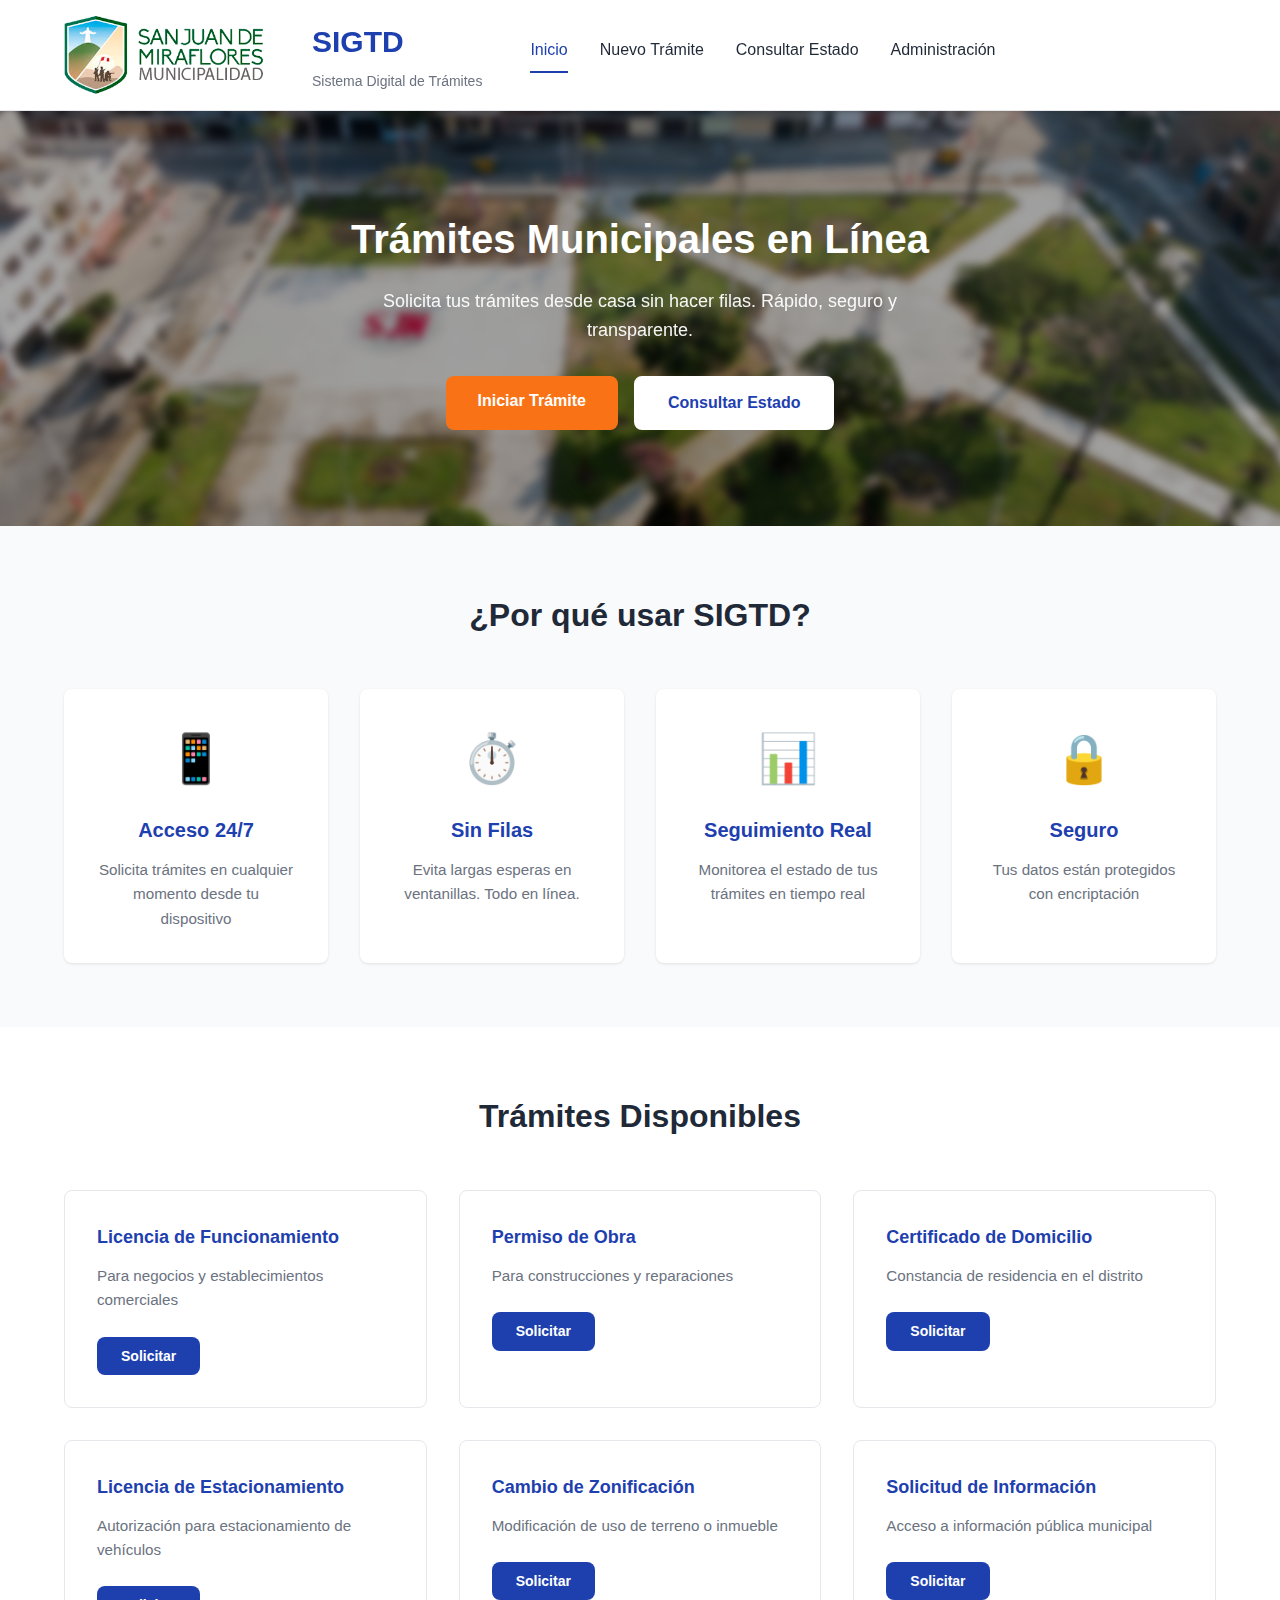
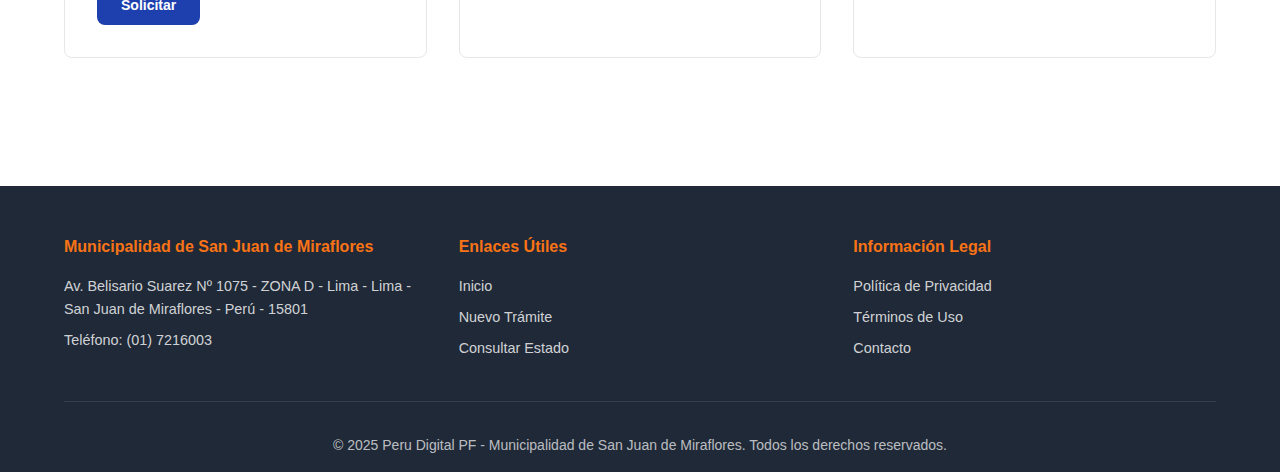
<file: index.html>
<!DOCTYPE html>
<html lang="es">
<head>
    <meta charset="UTF-8">
    <meta name="viewport" content="width=device-width, initial-scale=1.0">
    <title>SIGTD - Municipalidad de San Juan de Miraflores</title>
    <link rel="stylesheet" href="styles.css">
    <link rel="stylesheet" href="style_header.css">
    <link rel="stylesheet" href="style_footer.css">
</head>
<body>
    <!-- Header -->
    <header class="header">
        <div class="container">
            <div class="header-content">
                <img src="img/SJM.png">
                <div class="logo">
                    
                    <h1>SIGTD</h1>
                    <p>Sistema Digital de Trámites</p>
                </div>
                <nav class="nav">
                    <a href="index.html" class="nav-link active">Inicio</a>
                    <a href="catalogo_tramites.html" class="nav-link">Nuevo Trámite</a>
                    <a href="consulta-tramite.html" class="nav-link">Consultar Estado</a>
                    <a href="admin.html" class="nav-link">Administración</a>
                </nav>
            </div>
        </div>
    </header>

    <!-- Hero Section -->
    <section class="hero">
        <div class="container">
            <div class="hero-content">
                <h2>Trámites Municipales en Línea</h2>
                <p>Solicita tus trámites desde casa sin hacer filas. Rápido, seguro y transparente.</p>
                <div class="hero-buttons">
                    <a href="catalogo_tramites.html" class="btn btn-primary">Iniciar Trámite</a>
                    <a href="consulta-tramite.html" class="btn btn-secondary">Consultar Estado</a>
                </div>
            </div>
        </div>
    </section>

    <!-- Benefits Section -->
    <section class="benefits">
        <div class="container">
            <h2>¿Por qué usar SIGTD?</h2>
            <div class="benefits-grid">
                <div class="benefit-card">
                    <div class="benefit-icon">📱</div>
                    <h3>Acceso 24/7</h3>
                    <p>Solicita trámites en cualquier momento desde tu dispositivo</p>
                </div>
                <div class="benefit-card">
                    <div class="benefit-icon">⏱️</div>
                    <h3>Sin Filas</h3>
                    <p>Evita largas esperas en ventanillas. Todo en línea.</p>
                </div>
                <div class="benefit-card">
                    <div class="benefit-icon">📊</div>
                    <h3>Seguimiento Real</h3>
                    <p>Monitorea el estado de tus trámites en tiempo real</p>
                </div>
                <div class="benefit-card">
                    <div class="benefit-icon">🔒</div>
                    <h3>Seguro</h3>
                    <p>Tus datos están protegidos con encriptación</p>
                </div>
            </div>
        </div>
    </section>

    <!-- Procedures Section -->
    <section class="procedures">
        <div class="container">
            <h2>Trámites Disponibles</h2>
            <div class="procedures-grid">
                <div class="procedure-item">
                    <h3>Licencia de Funcionamiento</h3>
                    <p>Para negocios y establecimientos comerciales</p>
                    <a href="nuevo-tramite.html" class="btn-small">Solicitar</a>
                </div>
                <div class="procedure-item">
                    <h3>Permiso de Obra</h3>
                    <p>Para construcciones y reparaciones</p>
                    <a href="nuevo-tramite.html" class="btn-small">Solicitar</a>
                </div>
                <div class="procedure-item">
                    <h3>Certificado de Domicilio</h3>
                    <p>Constancia de residencia en el distrito</p>
                    <a href="nuevo-tramite.html" class="btn-small">Solicitar</a>
                </div>
                <div class="procedure-item">
                    <h3>Licencia de Estacionamiento</h3>
                    <p>Autorización para estacionamiento de vehículos</p>
                    <a href="nuevo-tramite.html" class="btn-small">Solicitar</a>
                </div>
                <div class="procedure-item">
                    <h3>Cambio de Zonificación</h3>
                    <p>Modificación de uso de terreno o inmueble</p>
                    <a href="nuevo-tramite.html" class="btn-small">Solicitar</a>
                </div>
                <div class="procedure-item">
                    <h3>Solicitud de Información</h3>
                    <p>Acceso a información pública municipal</p>
                    <a href="nuevo-tramite.html" class="btn-small">Solicitar</a>
                </div>
            </div>
        </div>
    </section>

    <!-- Footer -->
    <footer class="footer">
        <div class="container">
            <div class="footer-content">
                <div class="footer-section">
                    <h4>Municipalidad de San Juan de Miraflores</h4>
                    <p>Av. Belisario Suarez Nº 1075 - ZONA D - Lima - Lima - San Juan de Miraflores - Perú - 15801</p>
                    <p>Teléfono: (01) 7216003</p>
                </div>
                <div class="footer-section">
                    <h4>Enlaces Útiles</h4>
                    <a href="#">Inicio</a>
                    <a href="#">Nuevo Trámite</a>
                    <a href="#">Consultar Estado</a>
                </div>
                <div class="footer-section">
                    <h4>Información Legal</h4>
                    <a href="#">Política de Privacidad</a>
                    <a href="#">Términos de Uso</a>
                    <a href="#">Contacto</a>
                </div>
            </div>
            <div class="footer-bottom">
                <p>&copy; 2025 Peru Digital PF - Municipalidad de San Juan de Miraflores. Todos los derechos reservados.</p>
            </div>
        </div>
    </footer>
</body>
</html>
</file>
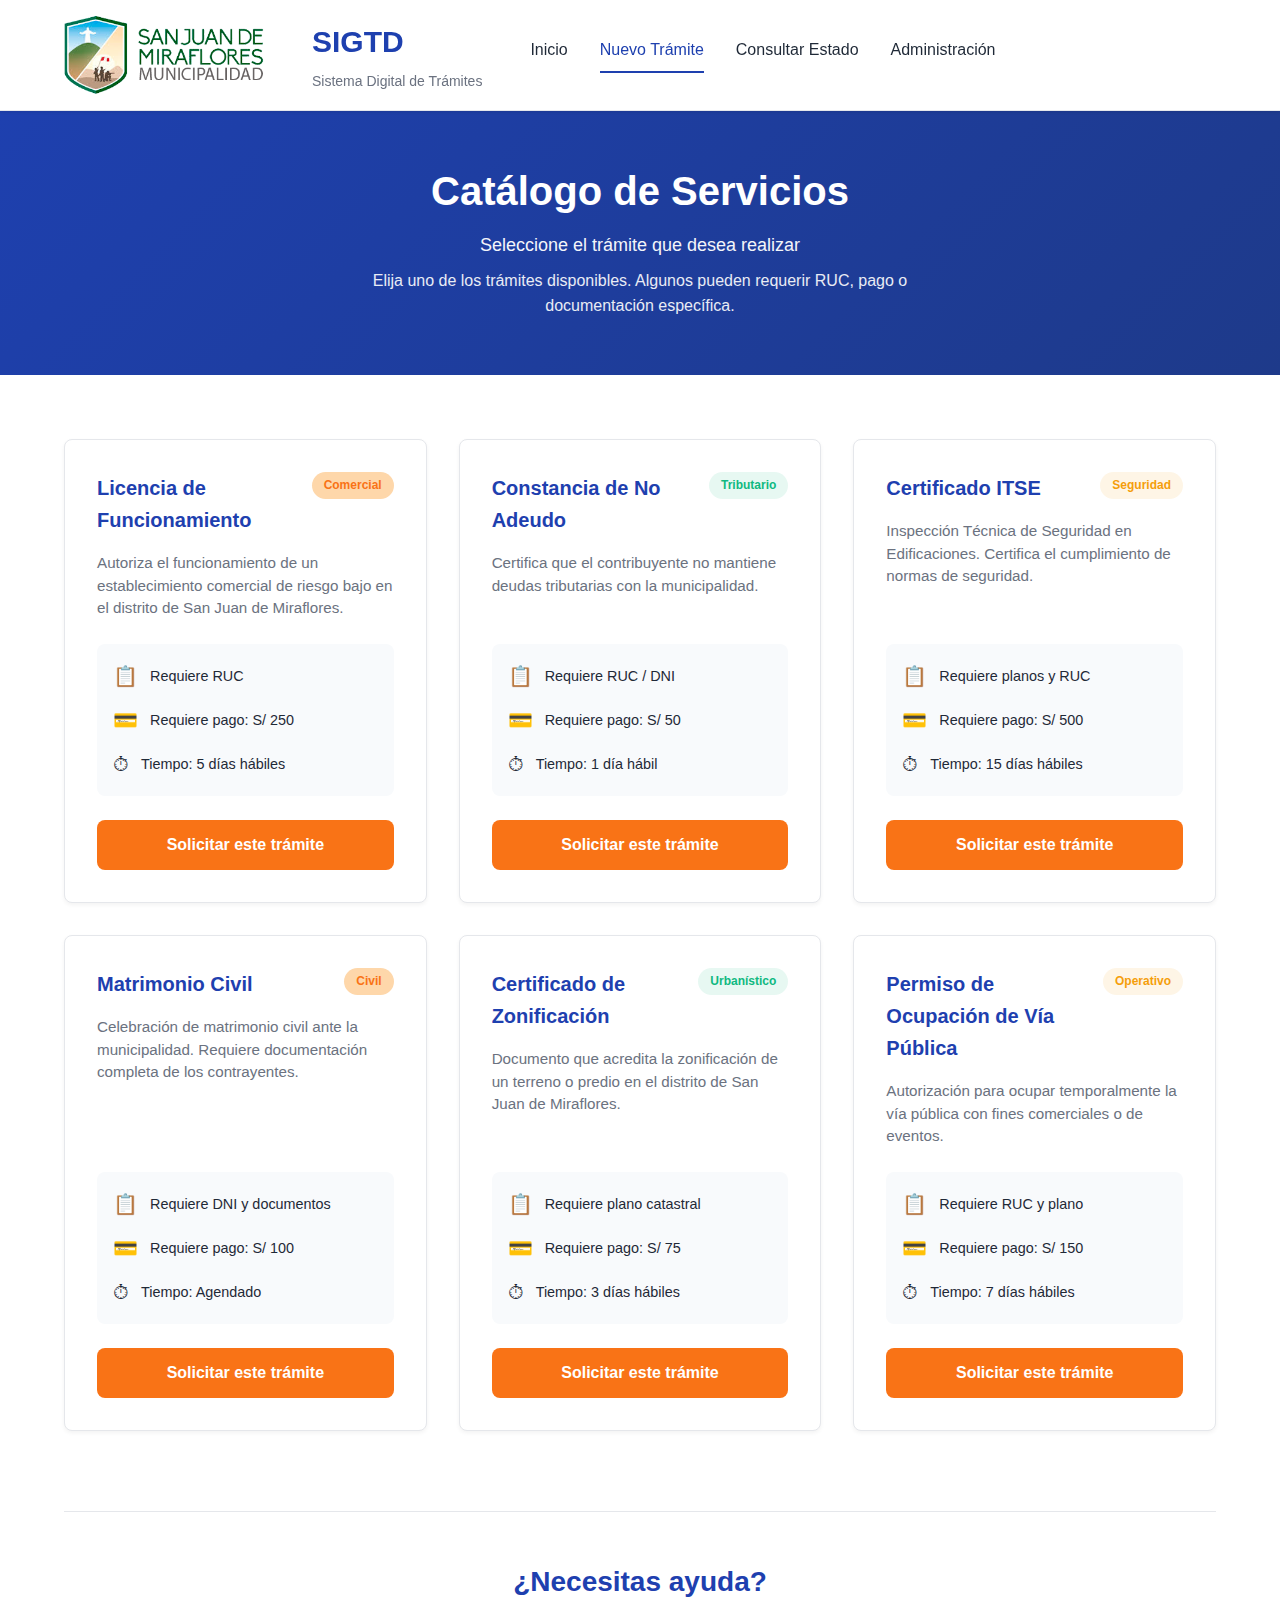
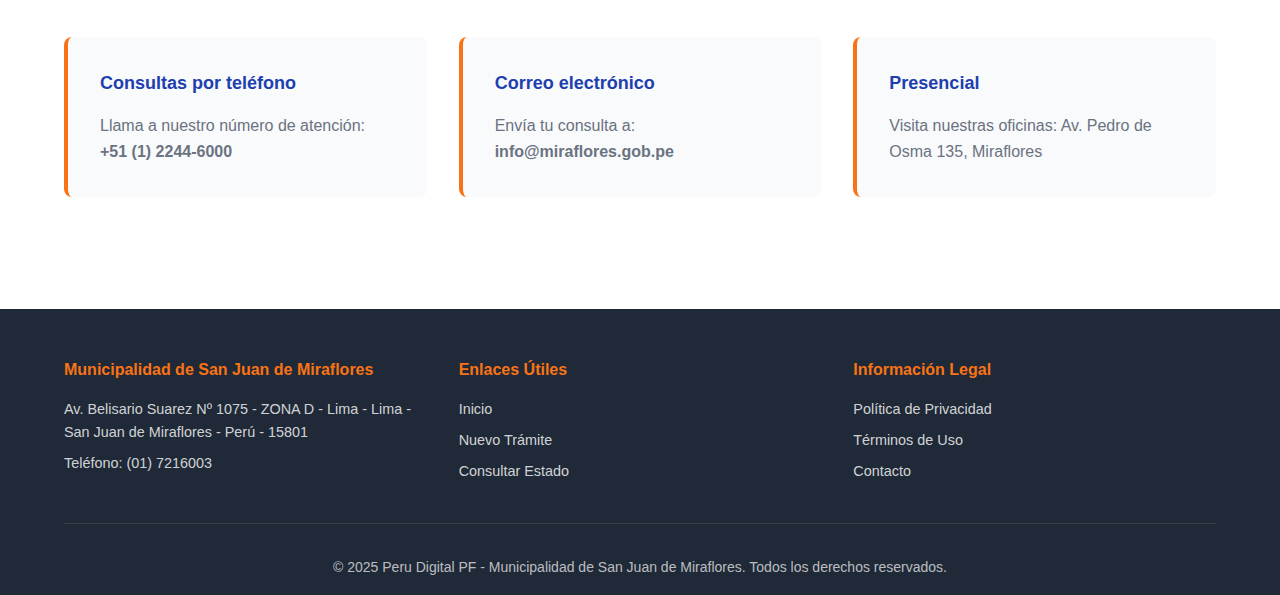
<file: catalogo_tramites.html>
<!DOCTYPE html>
<html lang="es">
<head>
    <meta charset="UTF-8">
    <meta name="viewport" content="width=device-width, initial-scale=1.0">
    <title>Catálogo de Trámites - SIGTD</title>
    <link rel="stylesheet" href="styles_catalog.css">
    <link rel="stylesheet" href="style_header.css">
    <link rel="stylesheet" href="style_footer.css">
</head>
<body>
    <!-- Header -->
    <header class="header">
        <div class="container">
            <div class="header-content">
                <img src="img/SJM.png">
                <div class="logo">
                    
                    <h1>SIGTD</h1>
                    <p>Sistema Digital de Trámites</p>
                </div>
                <nav class="nav">
                    <a href="index.html" class="nav-link">Inicio</a>
                    <a href="catalogo_tramites.html" class="nav-link active">Nuevo Trámite</a>
                    <a href="consulta-tramite.html" class="nav-link">Consultar Estado</a>
                    <a href="admin.html" class="nav-link">Administración</a>
                </nav>
            </div>
        </div>
    </header>

    <!-- Page Header Section -->
    <section class="page-header">
        <div class="container">
            <h2>Catálogo de Servicios</h2>
            <p>Seleccione el trámite que desea realizar</p>
            <p class="subtitle">Elija uno de los trámites disponibles. Algunos pueden requerir RUC, pago o documentación específica.</p>
        </div>
    </section>

    <!-- Main Content -->
    <main class="container">
        <section class="catalog">
            <!-- Added procedures catalog with responsive grid layout -->
            <div class="procedures-catalog">
                <!-- Card 1: Licencia de Funcionamiento -->
                <div class="procedure-card">
                    <div class="card-header">
                        <h3>Licencia de Funcionamiento</h3>
                        <span class="badge badge-primary">Comercial</span>
                    </div>
                    <p class="card-description">
                        Autoriza el funcionamiento de un establecimiento comercial de riesgo bajo en el distrito de San Juan de Miraflores.
                    </p>
                    
                    <div class="card-details">
                        <div class="detail-item">
                            <span class="detail-icon">📋</span>
                            <span>Requiere RUC</span>
                        </div>
                        <div class="detail-item">
                            <span class="detail-icon">💳</span>
                            <span>Requiere pago: S/ 250</span>
                        </div>
                        <div class="detail-item">
                            <span class="detail-icon">⏱</span>
                            <span>Tiempo: 5 días hábiles</span>
                        </div>
                    </div>

                    <a href="solicitud-tramite.html?tramite=licencia" class="btn btn-primary" style="width: 100%; text-align: center; display: block;">Solicitar este trámite</a>
                </div>

                <!-- Card 2: Constancia de No Adeudo -->
                <div class="procedure-card">
                    <div class="card-header">
                        <h3>Constancia de No Adeudo</h3>
                        <span class="badge badge-success">Tributario</span>
                    </div>
                    <p class="card-description">
                        Certifica que el contribuyente no mantiene deudas tributarias con la municipalidad.
                    </p>
                    
                    <div class="card-details">
                        <div class="detail-item">
                            <span class="detail-icon">📋</span>
                            <span>Requiere RUC / DNI</span>
                        </div>
                        <div class="detail-item">
                            <span class="detail-icon">💳</span>
                            <span>Requiere pago: S/ 50</span>
                        </div>
                        <div class="detail-item">
                            <span class="detail-icon">⏱</span>
                            <span>Tiempo: 1 día hábil</span>
                        </div>
                    </div>

                    <a href="solicitud-tramite.html?tramite=no-adeudo" class="btn btn-primary" style="width: 100%; text-align: center; display: block;">Solicitar este trámite</a>
                </div>

                <!-- Card 3: Certificado ITSE -->
                <div class="procedure-card">
                    <div class="card-header">
                        <h3>Certificado ITSE</h3>
                        <span class="badge badge-warning">Seguridad</span>
                    </div>
                    <p class="card-description">
                        Inspección Técnica de Seguridad en Edificaciones. Certifica el cumplimiento de normas de seguridad.
                    </p>
                    
                    <div class="card-details">
                        <div class="detail-item">
                            <span class="detail-icon">📋</span>
                            <span>Requiere planos y RUC</span>
                        </div>
                        <div class="detail-item">
                            <span class="detail-icon">💳</span>
                            <span>Requiere pago: S/ 500</span>
                        </div>
                        <div class="detail-item">
                            <span class="detail-icon">⏱</span>
                            <span>Tiempo: 15 días hábiles</span>
                        </div>
                    </div>

                    <a href="solicitud-tramite.html?tramite=itse" class="btn btn-primary" style="width: 100%; text-align: center; display: block;">Solicitar este trámite</a>
                </div>

                <!-- Card 4: Matrimonio Civil -->
                <div class="procedure-card">
                    <div class="card-header">
                        <h3>Matrimonio Civil</h3>
                        <span class="badge badge-primary">Civil</span>
                    </div>
                    <p class="card-description">
                        Celebración de matrimonio civil ante la municipalidad. Requiere documentación completa de los contrayentes.
                    </p>
                    
                    <div class="card-details">
                        <div class="detail-item">
                            <span class="detail-icon">📋</span>
                            <span>Requiere DNI y documentos</span>
                        </div>
                        <div class="detail-item">
                            <span class="detail-icon">💳</span>
                            <span>Requiere pago: S/ 100</span>
                        </div>
                        <div class="detail-item">
                            <span class="detail-icon">⏱</span>
                            <span>Tiempo: Agendado</span>
                        </div>
                    </div>

                    <a href="solicitud-tramite.html?tramite=matrimonio" class="btn btn-primary" style="width: 100%; text-align: center; display: block;">Solicitar este trámite</a>
                </div>

                <!-- Card 5: Certificado de Zonificación -->
                <div class="procedure-card">
                    <div class="card-header">
                        <h3>Certificado de Zonificación</h3>
                        <span class="badge badge-success">Urbanístico</span>
                    </div>
                    <p class="card-description">
                        Documento que acredita la zonificación de un terreno o predio en el distrito de San Juan de Miraflores.
                    </p>
                    
                    <div class="card-details">
                        <div class="detail-item">
                            <span class="detail-icon">📋</span>
                            <span>Requiere plano catastral</span>
                        </div>
                        <div class="detail-item">
                            <span class="detail-icon">💳</span>
                            <span>Requiere pago: S/ 75</span>
                        </div>
                        <div class="detail-item">
                            <span class="detail-icon">⏱</span>
                            <span>Tiempo: 3 días hábiles</span>
                        </div>
                    </div>

                    <a href="solicitud-tramite.html?tramite=zonificacion" class="btn btn-primary" style="width: 100%; text-align: center; display: block;">Solicitar este trámite</a>
                </div>

                <!-- Card 6: Permiso de Ocupación de Vía Pública -->
                <div class="procedure-card">
                    <div class="card-header">
                        <h3>Permiso de Ocupación de Vía Pública</h3>
                        <span class="badge badge-warning">Operativo</span>
                    </div>
                    <p class="card-description">
                        Autorización para ocupar temporalmente la vía pública con fines comerciales o de eventos.
                    </p>
                    
                    <div class="card-details">
                        <div class="detail-item">
                            <span class="detail-icon">📋</span>
                            <span>Requiere RUC y plano</span>
                        </div>
                        <div class="detail-item">
                            <span class="detail-icon">💳</span>
                            <span>Requiere pago: S/ 150</span>
                        </div>
                        <div class="detail-item">
                            <span class="detail-icon">⏱</span>
                            <span>Tiempo: 7 días hábiles</span>
                        </div>
                    </div>

                    <a href="solicitud-tramite.html?tramite=via-publica" class="btn btn-primary" style="width: 100%; text-align: center; display: block;">Solicitar este trámite</a>
                </div>
            </div>
        </section>

        <!-- Info Section -->
        <section class="info-section">
            <h3>¿Necesitas ayuda?</h3>
            <div class="info-grid">
                <div class="info-card">
                    <h4>Consultas por teléfono</h4>
                    <p>Llama a nuestro número de atención: <strong>+51 (1) 2244-6000</strong></p>
                </div>
                <div class="info-card">
                    <h4>Correo electrónico</h4>
                    <p>Envía tu consulta a: <strong>info@miraflores.gob.pe</strong></p>
                </div>
                <div class="info-card">
                    <h4>Presencial</h4>
                    <p>Visita nuestras oficinas: Av. Pedro de Osma 135, Miraflores</p>
                </div>
            </div>
        </section>
    </main>

    <!-- Footer -->
    <footer class="footer">
        <div class="container">
            <div class="footer-content">
                <div class="footer-section">
                    <h4>Municipalidad de San Juan de Miraflores</h4>
                    <p>Av. Belisario Suarez Nº 1075 - ZONA D - Lima - Lima - San Juan de Miraflores - Perú - 15801</p>
                    <p>Teléfono: (01) 7216003</p>
                </div>
                <div class="footer-section">
                    <h4>Enlaces Útiles</h4>
                    <a href="#">Inicio</a>
                    <a href="#">Nuevo Trámite</a>
                    <a href="#">Consultar Estado</a>
                </div>
                <div class="footer-section">
                    <h4>Información Legal</h4>
                    <a href="#">Política de Privacidad</a>
                    <a href="#">Términos de Uso</a>
                    <a href="#">Contacto</a>
                </div>
            </div>
            <div class="footer-bottom">
                <p>&copy; 2025 Peru Digital PF - Municipalidad de San Juan de Miraflores. Todos los derechos reservados.</p>
            </div>
        </div>
    </footer>
</body>
</html>
</file>
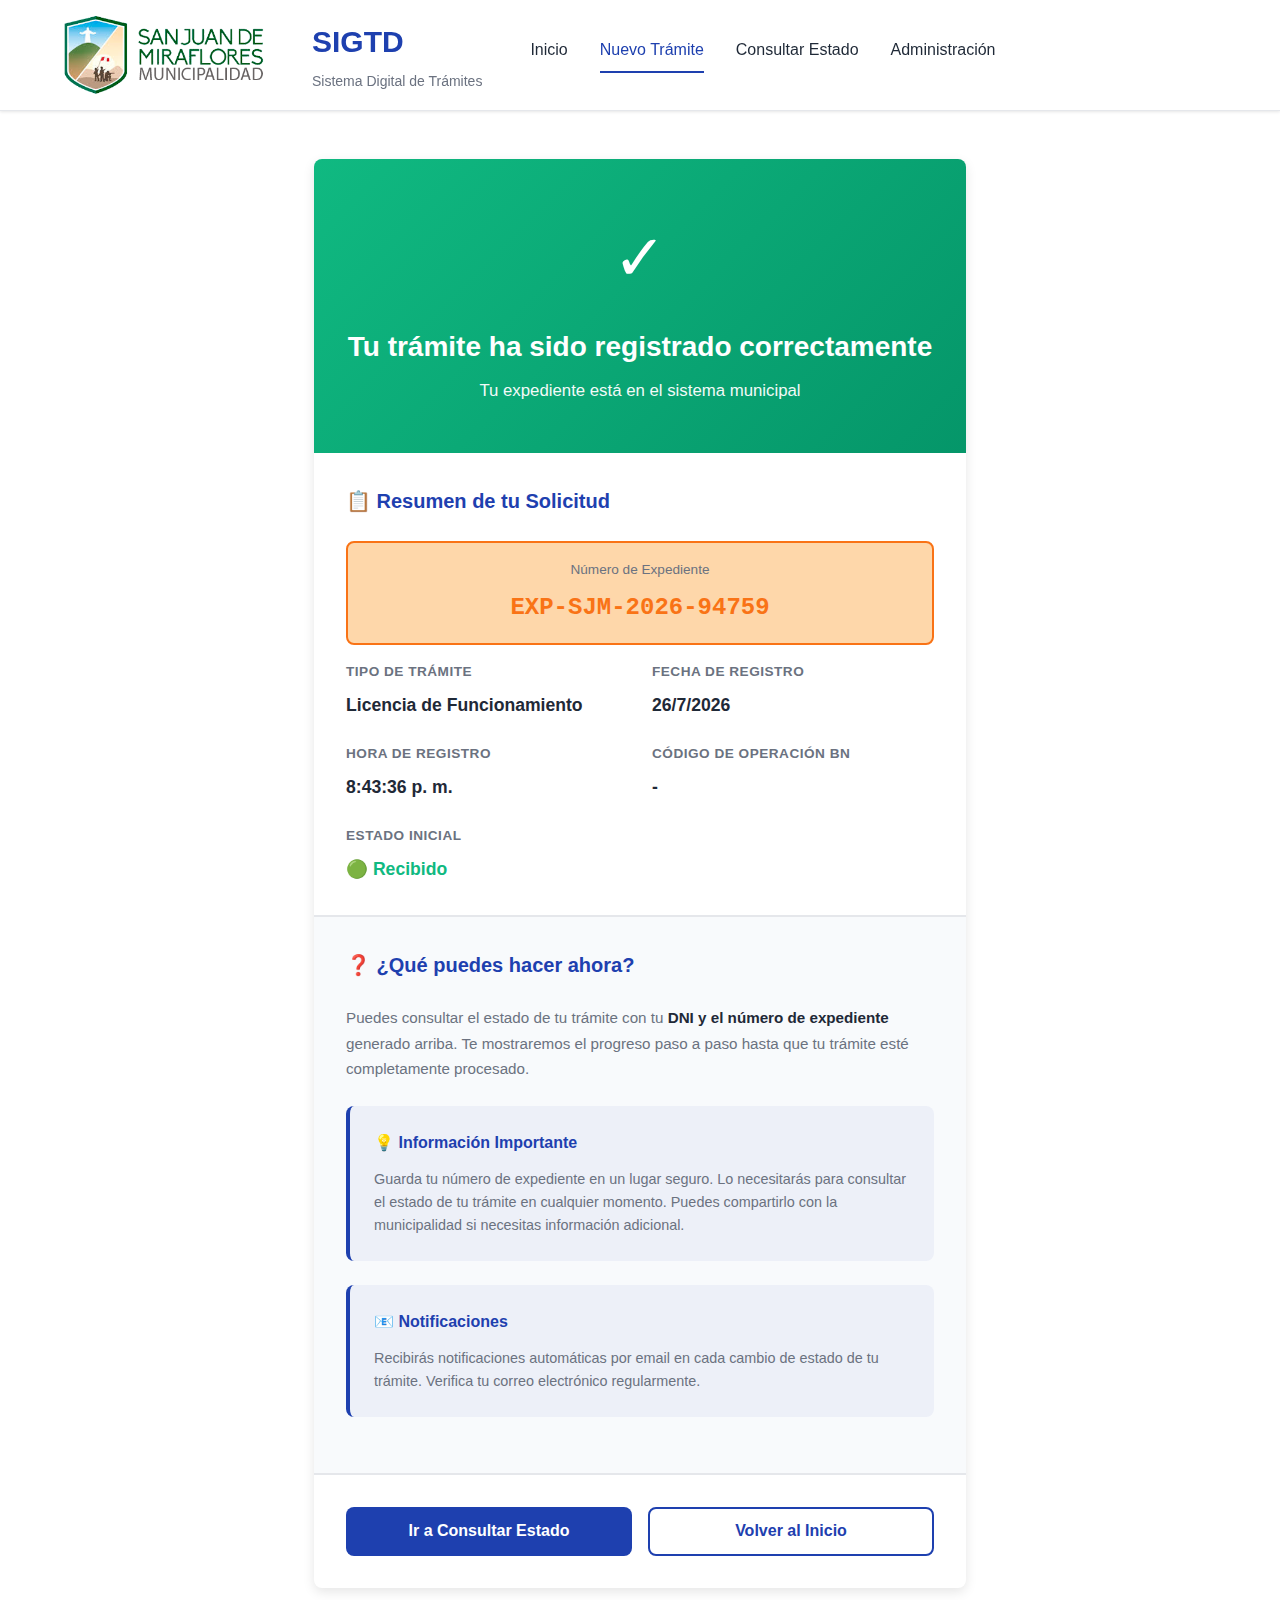
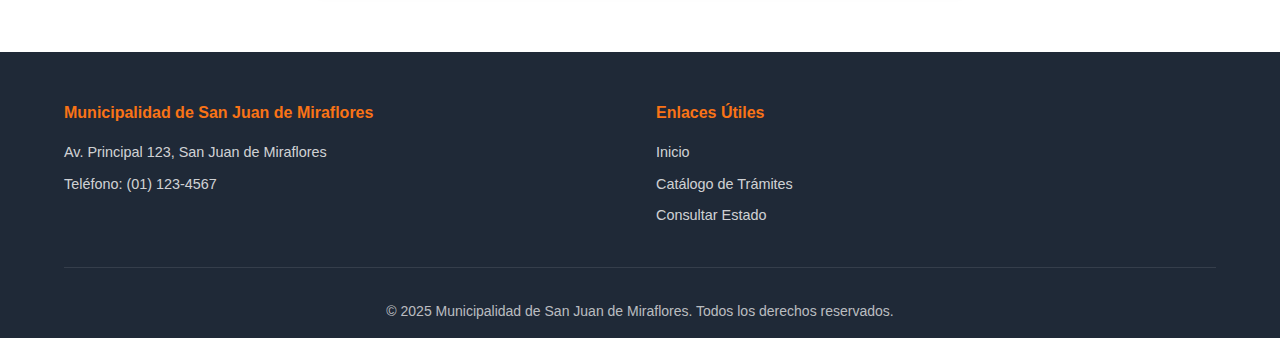
<file: confirmacion-tramite.html>
<!DOCTYPE html>
<html lang="es">
<head>
    <meta charset="UTF-8">
    <meta name="viewport" content="width=device-width, initial-scale=1.0">
    <title>Confirmación de Expediente - SIGTD</title>
    <link rel="stylesheet" href="styles.css">
    <link rel="stylesheet" href="style_header.css">
    <link rel="stylesheet" href="style_footer.css">
    <style>
        .confirmation-container {
            max-width: 700px;
            margin: 3rem auto;
            padding: 0 1.5rem;
        }

        .confirmation-box {
            background-color: white;
            border-radius: var(--radius);
            box-shadow: 0 4px 12px rgba(0, 0, 0, 0.1);
            overflow: hidden;
        }

        /* Success Header */
        .confirmation-header {
            background: linear-gradient(135deg, var(--success) 0%, #059669 100%);
            color: white;
            padding: 3rem 2rem;
            text-align: center;
        }

        .confirmation-header .success-icon {
            font-size: 4rem;
            margin-bottom: 1rem;
            animation: scaleIn 0.5s ease-out;
        }

        .confirmation-header h2 {
            font-size: 1.75rem;
            margin-bottom: 0.5rem;
        }

        .confirmation-header p {
            font-size: 1.05rem;
            opacity: 0.95;
        }

        @keyframes scaleIn {
            from {
                opacity: 0;
                transform: scale(0.5);
            }
            to {
                opacity: 1;
                transform: scale(1);
            }
        }

        /* Summary Block */
        .confirmation-summary {
            padding: 2rem;
            border-bottom: 2px solid var(--border-color);
        }

        .confirmation-summary h3 {
            color: var(--primary);
            font-size: 1.25rem;
            margin-bottom: 1.5rem;
            display: flex;
            align-items: center;
            gap: 0.75rem;
        }

        .summary-grid {
            display: grid;
            grid-template-columns: 1fr 1fr;
            gap: 1.5rem;
        }

        .summary-field {
            display: flex;
            flex-direction: column;
        }

        .summary-field label {
            color: var(--text-gray);
            font-size: 0.85rem;
            font-weight: 600;
            text-transform: uppercase;
            letter-spacing: 0.5px;
            margin-bottom: 0.5rem;
        }

        .summary-field .value {
            color: var(--text-dark);
            font-weight: 600;
            font-size: 1.1rem;
            word-break: break-all;
        }

        .summary-field.full {
            grid-column: 1 / -1;
        }

        .expediente-number {
            background-color: var(--accent-light);
            border: 2px solid var(--accent);
            border-radius: var(--radius);
            padding: 1rem;
            text-align: center;
            margin-bottom: 1rem;
        }

        .expediente-number .label {
            color: var(--text-gray);
            font-size: 0.85rem;
            margin-bottom: 0.5rem;
        }

        .expediente-number .number {
            font-family: 'Courier New', monospace;
            font-size: 1.5rem;
            font-weight: 700;
            color: var(--accent);
        }

        /* Next Steps Section */
        .next-steps {
            padding: 2rem;
            background-color: var(--bg-light);
            border-bottom: 2px solid var(--border-color);
        }

        .next-steps h3 {
            color: var(--primary);
            font-size: 1.25rem;
            margin-bottom: 1.5rem;
            display: flex;
            align-items: center;
            gap: 0.75rem;
        }

        .next-steps p {
            color: var(--text-gray);
            line-height: 1.7;
            font-size: 0.95rem;
        }

        .next-steps strong {
            color: var(--text-dark);
            font-weight: 600;
        }

        /* Action Buttons */
        .confirmation-buttons {
            padding: 2rem;
            display: grid;
            grid-template-columns: 1fr 1fr;
            gap: 1rem;
        }

        .btn-query {
            display: inline-block;
            padding: 0.85rem 1.5rem;
            background-color: var(--primary);
            color: white;
            text-decoration: none;
            border-radius: var(--radius);
            font-weight: 600;
            text-align: center;
            transition: all 0.3s;
            border: none;
            cursor: pointer;
            font-size: 1rem;
        }

        .btn-query:hover {
            background-color: var(--primary-dark);
            transform: translateY(-2px);
            box-shadow: 0 4px 12px rgba(30, 64, 175, 0.3);
        }

        .btn-home {
            display: inline-block;
            padding: 0.85rem 1.5rem;
            background-color: white;
            color: var(--primary);
            text-decoration: none;
            border-radius: var(--radius);
            font-weight: 600;
            text-align: center;
            transition: all 0.3s;
            border: 2px solid var(--primary);
            cursor: pointer;
            font-size: 1rem;
        }

        .btn-home:hover {
            background-color: var(--bg-light);
            transform: translateY(-2px);
            box-shadow: 0 4px 12px rgba(30, 64, 175, 0.2);
        }

        /* Information Box */
        .info-box {
            background-color: rgba(30, 64, 175, 0.05);
            border-left: 4px solid var(--primary);
            border-radius: var(--radius);
            padding: 1.5rem;
            margin: 1.5rem 0;
        }

        .info-box h4 {
            color: var(--primary);
            font-size: 1rem;
            margin-bottom: 0.75rem;
            display: flex;
            align-items: center;
            gap: 0.5rem;
        }

        .info-box p {
            color: var(--text-gray);
            font-size: 0.9rem;
            line-height: 1.6;
            margin: 0;
        }

        /* Responsive Design */
        @media (max-width: 768px) {
            .confirmation-header {
                padding: 2rem 1.5rem;
            }

            .confirmation-header .success-icon {
                font-size: 3rem;
            }

            .confirmation-header h2 {
                font-size: 1.5rem;
            }

            .confirmation-summary,
            .next-steps {
                padding: 1.5rem;
            }

            .summary-grid {
                grid-template-columns: 1fr;
                gap: 1rem;
            }

            .confirmation-buttons {
                grid-template-columns: 1fr;
                gap: 0.75rem;
                padding: 1.5rem;
            }

            .btn-query,
            .btn-home {
                padding: 0.75rem 1rem;
                font-size: 0.95rem;
            }

            .expediente-number .number {
                font-size: 1.25rem;
            }
        }
    </style>
</head>
<body>
    <!-- Header -->
    <header class="header">
        <div class="container">
            <div class="header-content">
                <img src="img/SJM.png">
                <div class="logo">
                    
                    <h1>SIGTD</h1>
                    <p>Sistema Digital de Trámites</p>
                </div>
                <nav class="nav">
                    <a href="index.html" class="nav-link">Inicio</a>
                    <a href="catalogo_tramites.html" class="nav-link active">Nuevo Trámite</a>
                    <a href="consulta-tramite.html" class="nav-link">Consultar Estado</a>
                    <a href="admin.html" class="nav-link">Administración</a>
                </nav>
            </div>
        </div>
    </header>

    <!-- Main Content -->
    <main>
        <div class="confirmation-container">
            <div class="confirmation-box">
                <!-- Success Header -->
                <div class="confirmation-header">
                    <div class="success-icon">✓</div>
                    <h2>Tu trámite ha sido registrado correctamente</h2>
                    <p>Tu expediente está en el sistema municipal</p>
                </div>

                <!-- Summary Block -->
                <div class="confirmation-summary">
                    <h3>📋 Resumen de tu Solicitud</h3>
                    
                    <!-- Expediente Number Highlight -->
                    <div class="expediente-number">
                        <div class="label">Número de Expediente</div>
                        <div class="number" id="expedienteDisplay">EXP-SJM-2025-00001</div>
                    </div>

                    <!-- Summary Details Grid -->
                    <div class="summary-grid">
                        <div class="summary-field">
                            <label>Tipo de Trámite</label>
                            <div class="value" id="summaryType">Licencia de Funcionamiento</div>
                        </div>

                        <div class="summary-field">
                            <label>Fecha de Registro</label>
                            <div class="value" id="summaryDate">14/11/2025</div>
                        </div>

                        <div class="summary-field">
                            <label>Hora de Registro</label>
                            <div class="value" id="summaryTime">14:32:15</div>
                        </div>

                        <div class="summary-field">
                            <label>Código de Operación BN</label>
                            <div class="value" id="summaryCode">-</div>
                        </div>

                        <div class="summary-field full">
                            <label>Estado Inicial</label>
                            <div class="value" style="color: var(--success);">🟢 Recibido</div>
                        </div>
                    </div>
                </div>

                <!-- Next Steps Section -->
                <div class="next-steps">
                    <h3>❓ ¿Qué puedes hacer ahora?</h3>
                    
                    <p>Puedes consultar el estado de tu trámite con tu <strong>DNI y el número de expediente</strong> generado arriba. Te mostraremos el progreso paso a paso hasta que tu trámite esté completamente procesado.</p>

                    <div class="info-box">
                        <h4>💡 Información Importante</h4>
                        <p>Guarda tu número de expediente en un lugar seguro. Lo necesitarás para consultar el estado de tu trámite en cualquier momento. Puedes compartirlo con la municipalidad si necesitas información adicional.</p>
                    </div>

                    <div class="info-box">
                        <h4>📧 Notificaciones</h4>
                        <p>Recibirás notificaciones automáticas por email en cada cambio de estado de tu trámite. Verifica tu correo electrónico regularmente.</p>
                    </div>
                </div>

                <!-- Action Buttons -->
                <div class="confirmation-buttons">
                    <button class="btn-query" onclick="goToQuery()">Ir a Consultar Estado</button>
                    <button class="btn-home" onclick="goToHome()">Volver al Inicio</button>
                </div>
            </div>
        </div>
    </main>

    <!-- Footer -->
    <footer class="footer">
        <div class="container">
            <div class="footer-content">
                <div class="footer-section">
                    <h4>Municipalidad de San Juan de Miraflores</h4>
                    <p>Av. Principal 123, San Juan de Miraflores</p>
                    <p>Teléfono: (01) 123-4567</p>
                </div>
                <div class="footer-section">
                    <h4>Enlaces Útiles</h4>
                    <a href="index.html">Inicio</a>
                    <a href="catalogo-tramites.html">Catálogo de Trámites</a>
                    <a href="consulta-tramite.html">Consultar Estado</a>
                </div>
            </div>
            <div class="footer-bottom">
                <p>&copy; 2025 Municipalidad de San Juan de Miraflores. Todos los derechos reservados.</p>
            </div>
        </div>
    </footer>

    <script>
        // Initialize on page load
        document.addEventListener('DOMContentLoaded', function() {
            loadConfirmationData();
        });

        function loadConfirmationData() {
            // Get data from URL parameters or sessionStorage/localStorage
            const urlParams = new URLSearchParams(window.location.search);
            const expedienteNumber = urlParams.get('numero') || sessionStorage.getItem('currentExpediente') || generateExpedienteNumber();

            // Get payment data from sessionStorage or localStorage
            const paymentData = JSON.parse(sessionStorage.getItem('paymentData')) || {};
            
            // Get from procedures list if available
            let procedures = JSON.parse(localStorage.getItem('procedures')) || [];
            let currentProcedure = procedures.find(p => p.expedienteNumber === expedienteNumber) || {};

            // Set display data
            document.getElementById('expedienteDisplay').textContent = expedienteNumber;
            
            document.getElementById('summaryType').textContent = paymentData.procedureType || currentProcedure.procedureType || 'Licencia de Funcionamiento';
            
            const now = new Date();
            document.getElementById('summaryDate').textContent = now.toLocaleDateString('es-PE');
            document.getElementById('summaryTime').textContent = now.toLocaleTimeString('es-PE');
            
            const operationCode = paymentData.operationCode || currentProcedure.operationCode || urlParams.get('code') || '-';
            document.getElementById('summaryCode').textContent = operationCode;

            // Store current expediente for reference
            sessionStorage.setItem('currentExpediente', expedienteNumber);
        }

        function generateExpedienteNumber() {
            const year = new Date().getFullYear();
            const random = String(Math.floor(Math.random() * 100000)).padStart(5, '0');
            return `EXP-SJM-${year}-${random}`;
        }

        function goToQuery() {
            const expedienteNumber = document.getElementById('expedienteDisplay').textContent;
            window.location.href = `consulta-tramite.html?numero=${expedienteNumber}`;
        }

        function goToHome() {
            window.location.href = 'index.html';
        }
    </script>
</body>
</html>
</file>
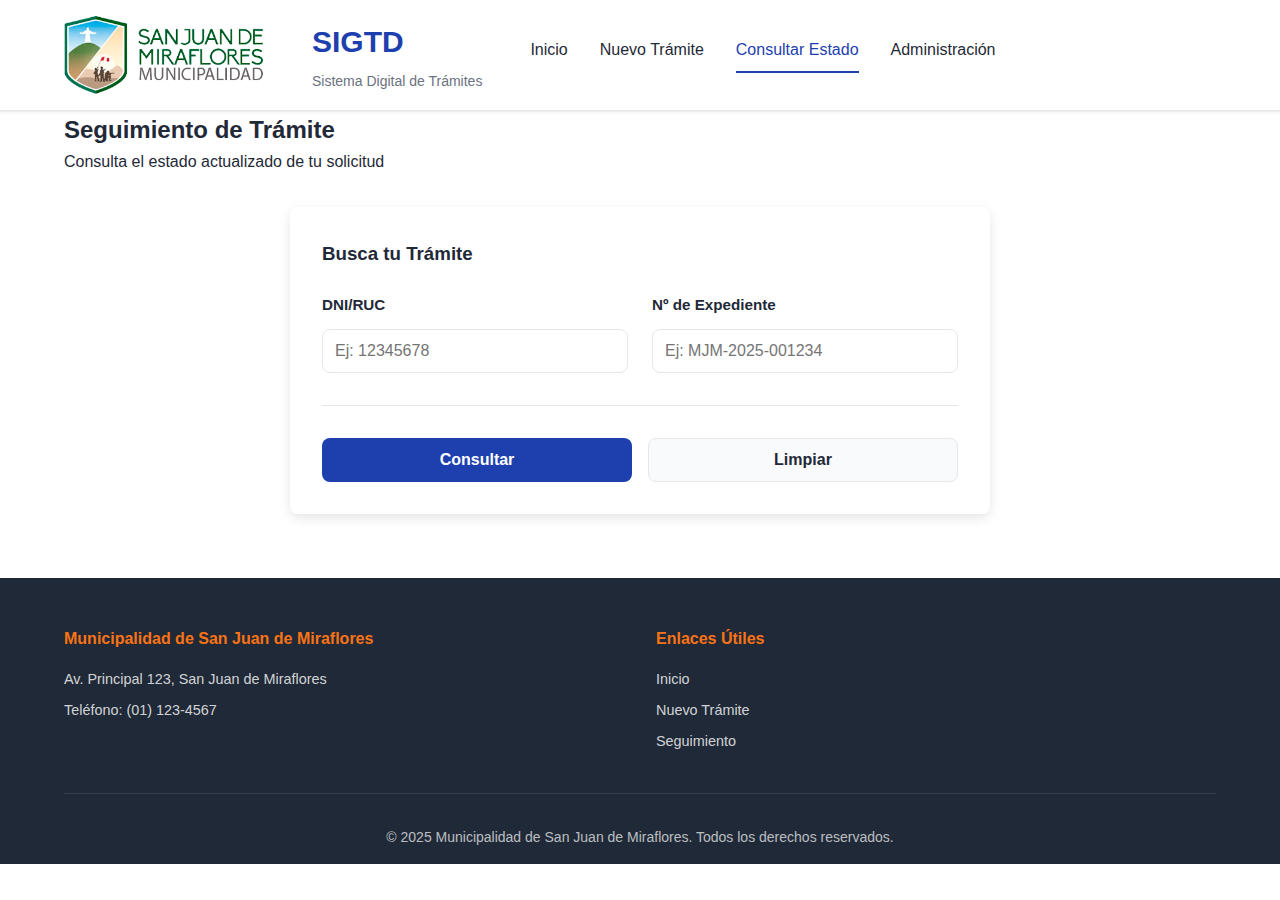
<file: consulta-tramite.html>
<!DOCTYPE html>
<html lang="es">
<head>
    <meta charset="UTF-8">
    <meta name="viewport" content="width=device-width, initial-scale=1.0">
    <title>Seguimiento de Trámite - SIGTD</title>
    <link rel="stylesheet" href="style_header.css">
    <link rel="stylesheet" href="styles.css">
    <link rel="stylesheet" href="style_footer.css">
    <style>
        .tracking-container {
            max-width: 700px;
            margin: 2rem auto;
            background-color: white;
            padding: 2rem;
            border-radius: var(--radius);
            box-shadow: 0 4px 12px rgba(0, 0, 0, 0.1);
        }

        .tracking-form {
            display: grid;
            grid-template-columns: 1fr 1fr;
            gap: 1.5rem;
            margin-bottom: 2rem;
            padding-bottom: 2rem;
            border-bottom: 1px solid var(--border-color);
        }

        .form-group {
            display: flex;
            flex-direction: column;
        }

        .form-group label {
            display: block;
            margin-bottom: 0.75rem;
            font-weight: 600;
            color: var(--text-dark);
            font-size: 0.95rem;
        }

        .form-group input {
            padding: 0.75rem;
            border: 1px solid var(--border-color);
            border-radius: var(--radius);
            font-size: 1rem;
            transition: border-color 0.3s;
        }

        .form-group input:focus {
            outline: none;
            border-color: var(--primary);
            box-shadow: 0 0 0 3px rgba(30, 64, 175, 0.1);
        }

        .tracking-buttons {
            display: grid;
            grid-template-columns: 1fr 1fr;
            gap: 1rem;
        }

        .btn-search {
            padding: 0.75rem;
            background-color: var(--primary);
            color: white;
            border: none;
            border-radius: var(--radius);
            font-weight: 600;
            cursor: pointer;
            transition: all 0.3s;
            font-size: 1rem;
        }

        .btn-search:hover {
            background-color: var(--primary-dark);
            transform: translateY(-2px);
        }

        .btn-clear {
            padding: 0.75rem;
            background-color: var(--bg-light);
            color: var(--text-dark);
            border: 1px solid var(--border-color);
            border-radius: var(--radius);
            font-weight: 600;
            cursor: pointer;
            transition: all 0.3s;
            font-size: 1rem;
        }

        .btn-clear:hover {
            background-color: #e5e7eb;
        }

        .result-section {
            display: none;
        }

        .result-section.active {
            display: block;
        }

        .no-results {
            background-color: var(--bg-light);
            padding: 2rem;
            border-radius: var(--radius);
            text-align: center;
            color: var(--text-gray);
        }

        .procedure-card {
            background: linear-gradient(135deg, #f8fafc 0%, white 100%);
            border: 2px solid var(--primary);
            border-radius: var(--radius);
            padding: 2rem;
            margin-bottom: 2rem;
        }

        .card-header-tracking {
            display: flex;
            justify-content: space-between;
            align-items: start;
            margin-bottom: 1.5rem;
            gap: 1rem;
        }

        .card-header-tracking h2 {
            color: var(--primary);
            font-size: 1.5rem;
            margin: 0;
        }

        .procedure-number {
            font-size: 0.85rem;
            color: var(--text-gray);
            font-family: monospace;
            background-color: white;
            padding: 0.25rem 0.75rem;
            border-radius: 4px;
            border: 1px solid var(--border-color);
        }

        .status-value {
            display: inline-block;
            padding: 0.5rem 1.25rem;
            border-radius: 20px;
            font-weight: 600;
            font-size: 0.9rem;
            background-color: rgba(16, 185, 129, 0.1);
            color: var(--success);
        }

        .status-value.pending {
            background-color: rgba(245, 158, 11, 0.1);
            color: var(--warning);
        }

        .status-value.in-progress {
            background-color: rgba(30, 64, 175, 0.1);
            color: var(--primary);
        }

        .status-value.observed {
            background-color: rgba(239, 68, 68, 0.1);
            color: var(--error);
        }

        .card-info {
            display: grid;
            grid-template-columns: repeat(3, 1fr);
            gap: 1rem;
            margin-bottom: 2rem;
            padding-bottom: 2rem;
            border-bottom: 1px solid var(--border-color);
        }

        .info-item {
            font-size: 0.9rem;
        }

        .info-label {
            display: block;
            color: var(--text-gray);
            font-size: 0.8rem;
            text-transform: uppercase;
            font-weight: 600;
            margin-bottom: 0.5rem;
        }

        .info-value {
            display: block;
            color: var(--text-dark);
            font-weight: 500;
            word-break: break-word;
        }

        .progress-section h3 {
            color: var(--text-dark);
            margin-bottom: 1.5rem;
            font-size: 1.1rem;
        }

        .progress-bar {
            display: flex;
            align-items: center;
            margin-bottom: 2rem;
            gap: 0.75rem;
        }

        .progress-stage {
            flex: 1;
            display: flex;
            flex-direction: column;
            align-items: center;
            text-align: center;
        }

        .progress-stage-circle {
            width: 50px;
            height: 50px;
            border-radius: 50%;
            background-color: var(--bg-light);
            border: 3px solid var(--border-color);
            display: flex;
            align-items: center;
            justify-content: center;
            margin-bottom: 0.5rem;
            font-weight: 600;
            color: var(--text-gray);
            transition: all 0.3s;
        }

        .progress-stage.completed .progress-stage-circle {
            background-color: var(--success);
            border-color: var(--success);
            color: white;
        }

        .progress-stage.active .progress-stage-circle {
            background-color: var(--primary);
            border-color: var(--primary);
            color: white;
            box-shadow: 0 0 0 4px rgba(30, 64, 175, 0.2);
            animation: pulse 2s infinite;
        }

        @keyframes pulse {
            0%, 100% { transform: scale(1); }
            50% { transform: scale(1.05); }
        }

        .progress-stage-label {
            font-size: 0.8rem;
            color: var(--text-gray);
            font-weight: 500;
        }

        .progress-stage.completed .progress-stage-label {
            color: var(--success);
        }

        .progress-stage.active .progress-stage-label {
            color: var(--primary);
            font-weight: 600;
        }

        .progress-line {
            flex: 1;
            height: 3px;
            background-color: var(--border-color);
            margin: 0 0.5rem;
        }

        .progress-stage.completed ~ .progress-line {
            background-color: var(--success);
        }

        .history-section {
            margin-top: 2rem;
        }

        .history-section h3 {
            color: var(--text-dark);
            margin-bottom: 1.5rem;
            font-size: 1.1rem;
        }

        .history-table {
            width: 100%;
            border-collapse: collapse;
            background-color: white;
        }

        .history-table thead {
            background-color: var(--bg-light);
            border-bottom: 2px solid var(--border-color);
        }

        .history-table th {
            padding: 1rem;
            text-align: left;
            font-weight: 600;
            color: var(--text-dark);
            font-size: 0.9rem;
            text-transform: uppercase;
        }

        .history-table td {
            padding: 1rem;
            border-bottom: 1px solid var(--border-color);
            color: var(--text-dark);
            font-size: 0.95rem;
        }

        .history-table tbody tr:hover {
            background-color: var(--bg-light);
        }

        .history-date {
            color: var(--text-gray);
            font-size: 0.85rem;
        }

        .action-links {
            display: flex;
            gap: 1rem;
            margin-top: 2rem;
            padding-top: 2rem;
            border-top: 1px solid var(--border-color);
        }

        .action-links a,
        .action-links button {
            flex: 1;
            padding: 0.75rem 1.5rem;
            border: none;
            border-radius: var(--radius);
            font-weight: 600;
            cursor: pointer;
            text-decoration: none;
            transition: all 0.3s;
            text-align: center;
            font-size: 0.95rem;
        }

        .action-links .btn-primary-link {
            background-color: var(--accent);
            color: white;
        }

        .action-links .btn-primary-link:hover {
            background-color: #ea6c15;
            transform: translateY(-2px);
        }

        .action-links .btn-secondary-link {
            background-color: var(--bg-light);
            color: var(--text-dark);
            border: 1px solid var(--border-color);
        }

        .action-links .btn-secondary-link:hover {
            background-color: #e5e7eb;
        }

        @media (max-width: 768px) {
            .tracking-container {
                padding: 1.5rem;
            }

            .tracking-form {
                grid-template-columns: 1fr;
                gap: 1rem;
            }

            .tracking-buttons {
                grid-template-columns: 1fr;
            }

            .card-info {
                grid-template-columns: 1fr;
            }

            .card-header-tracking {
                flex-direction: column;
            }

            .progress-bar {
                display: grid;
                grid-template-columns: 1fr;
                gap: 1rem;
            }

            .progress-line {
                height: 2px;
                margin: 0.5rem 0;
                width: 100%;
            }

            .history-table {
                font-size: 0.85rem;
            }

            .history-table th,
            .history-table td {
                padding: 0.75rem;
            }

            .action-links {
                flex-direction: column;
            }
        }
    </style>
</head>
<body>
    <!-- Header -->
    <header class="header">
        <div class="container">
            <div class="header-content">
                <img src="img/SJM.png">
                <div class="logo">
                    
                    <h1>SIGTD</h1>
                    <p>Sistema Digital de Trámites</p>
                </div>
                <nav class="nav">
                    <a href="index.html" class="nav-link">Inicio</a>
                    <a href="catalogo_tramites.html" class="nav-link">Nuevo Trámite</a>
                    <a href="consulta-tramite.html" class="nav-link active">Consultar Estado</a>
                    <a href="admin.html" class="nav-link">Administración</a>
                </nav>
            </div>
        </div>
    </header>

    <!-- Main Content -->
    <main>
        <div class="page-header">
            <div class="container">
                <h2>Seguimiento de Trámite</h2>
                <p class="subtitle">Consulta el estado actualizado de tu solicitud</p>
            </div>
        </div>

        <div class="container">
            <!-- Search Form -->
            <div class="tracking-container">
                <h3 style="margin-bottom: 1.5rem; color: var(--text-dark);">Busca tu Trámite</h3>
                <div class="tracking-form">
                    <div class="form-group">
                        <label for="searchDni">DNI/RUC</label>
                        <input type="text" id="searchDni" placeholder="Ej: 12345678">
                    </div>
                    <div class="form-group">
                        <label for="searchExpedient">Nº de Expediente</label>
                        <input type="text" id="searchExpedient" placeholder="Ej: MJM-2025-001234">
                    </div>
                </div>
                <div class="tracking-buttons">
                    <button class="btn-search" onclick="searchTracking()">Consultar</button>
                    <button class="btn-clear" onclick="clearSearch()">Limpiar</button>
                </div>
            </div>

            <!-- Result Section -->
            <div id="resultContainer" class="result-section">
                <div class="tracking-container">
                    <!-- Result will be inserted here -->
                </div>
            </div>
        </div>
    </main>

    <!-- Footer -->
    <footer class="footer">
        <div class="container">
            <div class="footer-content">
                <div class="footer-section">
                    <h4>Municipalidad de San Juan de Miraflores</h4>
                    <p>Av. Principal 123, San Juan de Miraflores</p>
                    <p>Teléfono: (01) 123-4567</p>
                </div>
                <div class="footer-section">
                    <h4>Enlaces Útiles</h4>
                    <a href="index.html">Inicio</a>
                    <a href="nuevo-tramite.html">Nuevo Trámite</a>
                    <a href="seguimiento-tramite.html">Seguimiento</a>
                </div>
            </div>
            <div class="footer-bottom">
                <p>&copy; 2025 Municipalidad de San Juan de Miraflores. Todos los derechos reservados.</p>
            </div>
        </div>
    </footer>

    <script>    
        const sampleProcedures = [
            {
                expedient: 'MJM-2025-001234',
                dni: '12345678',
                procedure: 'Licencia de Funcionamiento',
                status: 'En Revisión',
                statusClass: 'in-progress',
                registerDate: '15/11/2024',
                stages: [
                    { name: 'Recibido', completed: true },
                    { name: 'En Revisión', completed: false, active: true },
                    { name: 'Observado', completed: false },
                    { name: 'Aprobado', completed: false }
                ],
                movements: [
                    { date: '15/11/2024 09:30', action: 'Solicitud registrada en el sistema', user: 'Sistema' },
                    { date: '15/11/2024 10:15', action: 'Documentos recibidos y validados', user: 'Responsable' },
                    { date: '16/11/2024 14:00', action: 'Iniciada revisión técnica', user: 'Inspector' },
                    { date: '18/11/2024 11:30', action: 'Solicitud en revisión', user: 'Jefe de Trámites' }
                ]
            },
            {
                expedient: 'MJM-2025-005678',
                dni: '87654321',
                procedure: 'Certificado de Domicilio',
                status: 'Aprobado',
                statusClass: 'completed',
                registerDate: '10/11/2024',
                stages: [
                    { name: 'Recibido', completed: true },
                    { name: 'En Revisión', completed: true },
                    { name: 'Observado', completed: true },
                    { name: 'Aprobado', completed: true, active: true }
                ],
                movements: [
                    { date: '10/11/2024 08:00', action: 'Solicitud registrada', user: 'Sistema' },
                    { date: '10/11/2024 11:00', action: 'Documentos validados', user: 'Responsable' },
                    { date: '11/11/2024 09:00', action: 'Revisión completada sin observaciones', user: 'Inspector' },
                    { date: '12/11/2024 10:30', action: 'Trámite aprobado - Certificado listo', user: 'Jefe de Trámites' }
                ]
            },
            {
                expedient: 'MJM-2025-009999',
                dni: '71408016',
                procedure: 'Permiso de Obra',
                status: 'Observado',
                statusClass: 'observed',
                registerDate: '05/11/2024',
                stages: [
                    { name: 'Recibido', completed: true },
                    { name: 'En Revisión', completed: true },
                    { name: 'Observado', completed: true, active: true },
                    { name: 'Aprobado', completed: false }
                ],
                movements: [
                    { date: '05/11/2024 07:30', action: 'Solicitud registrada', user: 'Sistema' },
                    { date: '06/11/2024 10:00', action: 'Documentos recibidos', user: 'Responsable' },
                    { date: '08/11/2024 15:30', action: 'Se detectaron observaciones en planos', user: 'Inspector' },
                    { date: '09/11/2024 13:00', action: 'Trámite en estado observado - Requiere correcciones', user: 'Jefe de Trámites' }
                ]
            }
        ];

        function renderResult(procedure) {
            const currentStageIndex = procedure.stages.findIndex(s => s.active);
            
            return `
                <div class="procedure-card">
                    <div class="card-header-tracking">
                        <div>
                            <h2>${procedure.procedure}</h2>
                            <div class="procedure-number">Expediente: ${procedure.expedient}</div>
                        </div>
                        <span class="status-value ${procedure.statusClass}">${procedure.status}</span>
                    </div>

                    <div class="card-info">
                        <div class="info-item">
                            <span class="info-label">DNI/RUC</span>
                            <span class="info-value">${procedure.dni}</span>
                        </div>
                        <div class="info-item">
                            <span class="info-label">Fecha de Registro</span>
                            <span class="info-value">${procedure.registerDate}</span>
                        </div>
                        <div class="info-item">
                            <span class="info-label">Estado Actual</span>
                            <span class="info-value" style="color: ${procedure.statusClass === 'completed' ? 'var(--success)' : procedure.statusClass === 'observed' ? 'var(--error)' : 'var(--primary)'}; font-weight: 700;">${procedure.status}</span>
                        </div>
                    </div>

                    <div class="progress-section">
                        <h3>Barra de Progreso</h3>
                        <div class="progress-bar">
                            ${procedure.stages.map((stage, index) => `
                                <div style="display: flex; flex-direction: column; align-items: center; flex: 1; gap: 0.5rem;">
                                    <div class="progress-stage ${stage.completed ? 'completed' : ''} ${stage.active ? 'active' : ''}">
                                        <div class="progress-stage-circle">${stage.completed ? '✓' : stage.active ? '●' : index + 1}</div>
                                        <div class="progress-stage-label">${stage.name}</div>
                                    </div>
                                    ${index < procedure.stages.length - 1 ? '<div class="progress-line" style="margin: 0 0.25rem;"></div>' : ''}
                                </div>
                            `).join('')}
                        </div>
                    </div>

                    <div class="history-section">
                        <h3>Historial de Movimientos</h3>
                        <table class="history-table">
                            <thead>
                                <tr>
                                    <th>Fecha y Hora</th>
                                    <th>Acción</th>
                                    <th>Usuario</th>
                                </tr>
                            </thead>
                            <tbody>
                                ${procedure.movements.map(movement => `
                                    <tr>
                                        <td><span class="history-date">${movement.date}</span></td>
                                        <td>${movement.action}</td>
                                        <td>${movement.user}</td>
                                    </tr>
                                `).join('')}
                            </tbody>
                        </table>
                    </div>

                    <div class="action-links">
                        <a href="nuevo-tramite.html" class="btn-primary-link">Realizar Otro Trámite</a>
                        <a href="index.html" class="btn-secondary-link">Volver al Inicio</a>
                    </div>
                </div>
            `;
        }

        function searchTracking() {
            const dni = document.getElementById('searchDni').value.trim();
            const expedient = document.getElementById('searchExpedient').value.trim().toUpperCase();
            const resultContainer = document.getElementById('resultContainer');

            if (!dni && !expedient) {
                alert('Por favor ingresa DNI o Nº de expediente');
                return;
            }

            const found = sampleProcedures.find(p => 
                (dni && p.dni === dni) || 
                (expedient && p.expedient === expedient)
            );

            if (found) {
                resultContainer.innerHTML = `<div class="tracking-container">${renderResult(found)}</div>`;
                resultContainer.classList.add('active');
            } else {
                resultContainer.innerHTML = `
                    <div class="tracking-container">
                        <div class="no-results">
                            <p style="font-size: 1.1rem; margin-bottom: 0.5rem;">No se encontró ningún trámite</p>
                            <p>Verifica que hayas ingresado correctamente tu DNI o número de expediente.</p>
                        </div>
                    </div>
                `;
                resultContainer.classList.add('active');
            }
        }

        function clearSearch() {
            document.getElementById('searchDni').value = '';
            document.getElementById('searchExpedient').value = '';
            document.getElementById('resultContainer').classList.remove('active');
            document.getElementById('searchDni').focus();
        }

        // Allow Enter key to search
        document.getElementById('searchExpedient').addEventListener('keypress', function(e) {
            if (e.key === 'Enter') searchTracking();
        });

        document.getElementById('searchDni').addEventListener('keypress', function(e) {
            if (e.key === 'Enter') searchTracking();
        });
    </script>
</body>
</html>
</file>
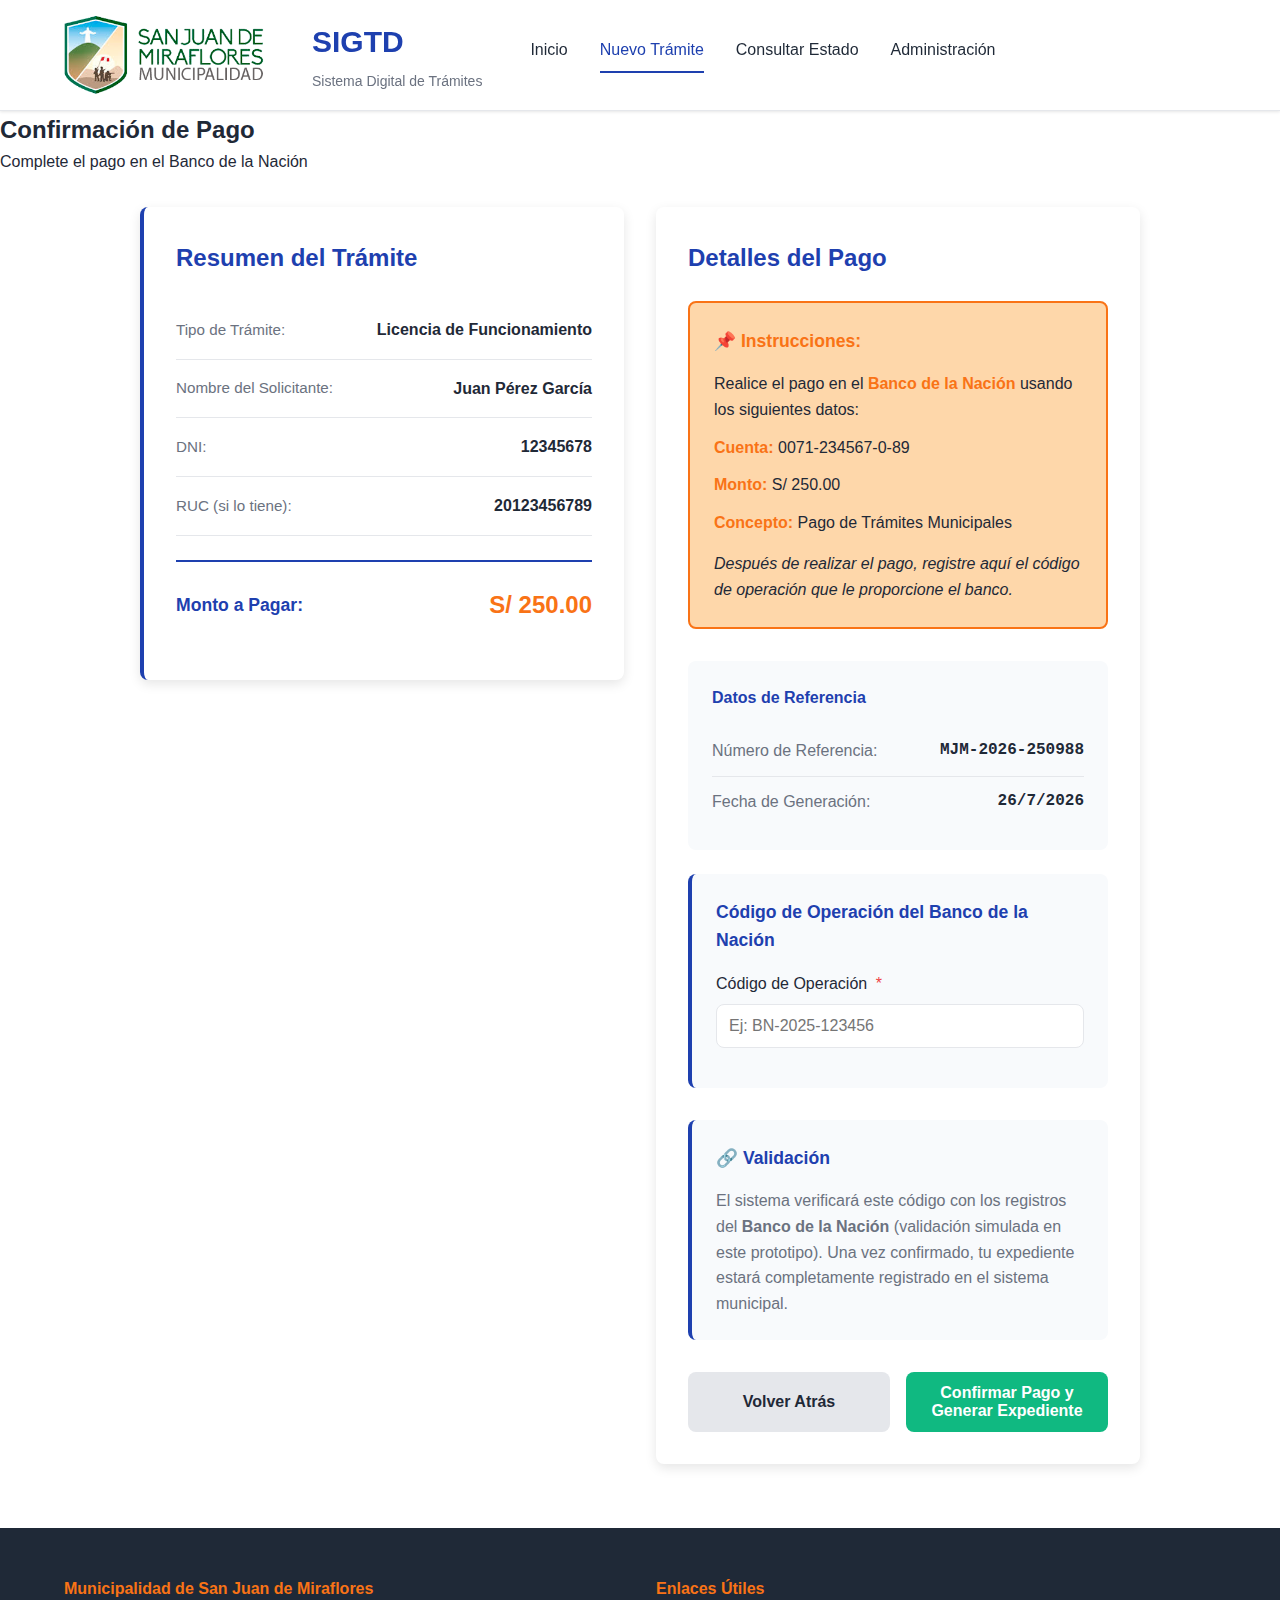
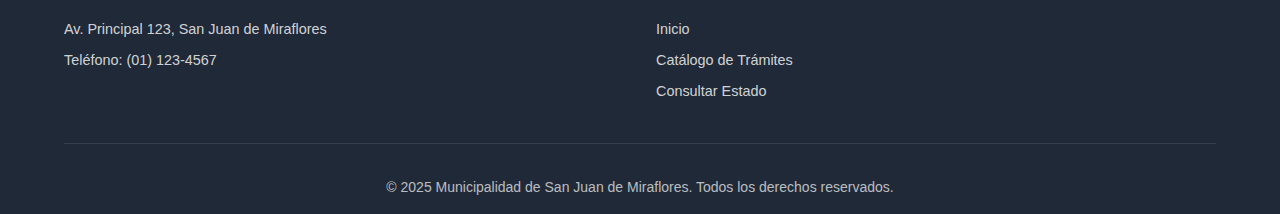
<file: pago.html>
<!DOCTYPE html>
<html lang="es">
<head>
    <meta charset="UTF-8">
    <meta name="viewport" content="width=device-width, initial-scale=1.0">
    <title>Pago del Trámite - SIGTD</title>
    <link rel="stylesheet" href="styles.css">
    <link rel="stylesheet" href="style_header.css">
    <link rel="stylesheet" href="style_footer.css">
    <style>
        .payment-container {
            max-width: 1000px;
            margin: 2rem auto;
            display: grid;
            grid-template-columns: 1fr 1fr;
            gap: 2rem;
            align-items: start;
        }

        .payment-summary {
            background-color: white;
            padding: 2rem;
            border-radius: var(--radius);
            box-shadow: 0 4px 12px rgba(0, 0, 0, 0.1);
            border-left: 4px solid var(--primary);
        }

        .payment-summary h2 {
            color: var(--primary);
            margin-bottom: 1.5rem;
            font-size: 1.5rem;
        }

        .summary-item {
            display: flex;
            justify-content: space-between;
            align-items: center;
            padding: 1rem 0;
            border-bottom: 1px solid var(--border-color);
        }

        .summary-item:last-child {
            border-bottom: none;
        }

        .summary-label {
            color: var(--text-gray);
            font-size: 0.95rem;
        }

        .summary-value {
            color: var(--text-dark);
            font-weight: 600;
            font-size: 1rem;
        }

        .summary-amount {
            display: flex;
            justify-content: space-between;
            align-items: center;
            padding: 1.5rem 0;
            border-top: 2px solid var(--primary);
            margin-top: 1.5rem;
        }

        .summary-amount .summary-label {
            font-size: 1.1rem;
            color: var(--primary);
            font-weight: 600;
        }

        .summary-amount .summary-value {
            font-size: 1.5rem;
            color: var(--accent);
        }

        .payment-form {
            background-color: white;
            padding: 2rem;
            border-radius: var(--radius);
            box-shadow: 0 4px 12px rgba(0, 0, 0, 0.1);
        }

        .payment-form h2 {
            color: var(--primary);
            margin-bottom: 1.5rem;
            font-size: 1.5rem;
        }

        /* Bank Instructions Section */
        .bank-instructions {
            background-color: var(--accent-light);
            border: 2px solid var(--accent);
            border-radius: var(--radius);
            padding: 1.5rem;
            margin-bottom: 2rem;
        }

        .bank-instructions h3 {
            color: var(--accent);
            font-size: 1.1rem;
            margin-bottom: 1rem;
            display: flex;
            align-items: center;
            gap: 0.5rem;
        }

        .bank-instructions p {
            color: var(--text-dark);
            line-height: 1.6;
            margin-bottom: 0.75rem;
        }

        .bank-instructions p:last-child {
            margin-bottom: 0;
        }

        .bank-instructions strong {
            color: var(--accent);
            font-weight: 600;
        }

        .payment-details {
            background-color: var(--bg-light);
            border-radius: var(--radius);
            padding: 1.5rem;
            margin-bottom: 1.5rem;
        }

        .payment-details h4 {
            color: var(--primary);
            margin-bottom: 1rem;
            font-size: 1rem;
        }

        .detail-row {
            display: flex;
            justify-content: space-between;
            padding: 0.75rem 0;
            border-bottom: 1px solid var(--border-color);
        }

        .detail-row:last-child {
            border-bottom: none;
        }

        .detail-row .label {
            color: var(--text-gray);
            font-weight: 500;
        }

        .detail-row .value {
            color: var(--text-dark);
            font-weight: 600;
            font-family: 'Courier New', monospace;
        }

        /* Form Section */
        .form-section-payment {
            margin-bottom: 2rem;
            padding: 1.5rem;
            background-color: var(--bg-light);
            border-radius: var(--radius);
            border-left: 4px solid var(--primary);
        }

        .form-section-payment h3 {
            color: var(--primary);
            margin-bottom: 1rem;
            font-size: 1.1rem;
        }

        .form-group-payment {
            margin-bottom: 1rem;
        }

        label {
            display: block;
            margin-bottom: 0.5rem;
            font-weight: 500;
            color: var(--text-dark);
        }

        .required {
            color: var(--error);
            margin-left: 0.25rem;
        }

        input[type="text"],
        input[type="number"],
        select {
            width: 100%;
            padding: 0.75rem;
            border: 1px solid var(--border-color);
            border-radius: var(--radius);
            font-size: 1rem;
            font-family: inherit;
            transition: border-color 0.3s;
        }

        input[type="text"]:focus,
        input[type="number"]:focus,
        select:focus {
            outline: none;
            border-color: var(--primary);
            box-shadow: 0 0 0 3px rgba(30, 64, 175, 0.1);
        }

        /* Validation Message */
        .validation-message {
            display: none;
            margin-top: 1rem;
            padding: 1rem;
            border-radius: var(--radius);
            font-size: 0.95rem;
            animation: slideDown 0.3s ease-out;
        }

        .validation-message.success {
            display: block;
            background-color: rgba(16, 185, 129, 0.1);
            border: 1px solid var(--success);
            color: var(--success);
        }

        .validation-message.error {
            display: block;
            background-color: rgba(239, 68, 68, 0.1);
            border: 1px solid var(--error);
            color: var(--error);
        }

        .validation-icon {
            margin-right: 0.5rem;
            font-weight: bold;
        }

        /* Buttons */
        .payment-buttons {
            display: flex;
            gap: 1rem;
            margin-top: 2rem;
        }

        .btn-confirm,
        .btn-back {
            flex: 1;
            padding: 0.75rem;
            border: none;
            border-radius: var(--radius);
            font-weight: 600;
            cursor: pointer;
            font-size: 1rem;
            transition: all 0.3s;
        }

        .btn-confirm {
            background-color: var(--success);
            color: white;
        }

        .btn-confirm:hover {
            background-color: #059669;
            transform: translateY(-2px);
        }

        .btn-confirm:disabled {
            background-color: #d1d5db;
            cursor: not-allowed;
            transform: none;
        }

        .btn-back {
            background-color: var(--border-color);
            color: var(--text-dark);
        }

        .btn-back:hover {
            background-color: #d1d5db;
            transform: translateY(-2px);
        }

        /* Success Alert */
        .success-alert {
            display: none;
            background-color: rgba(16, 185, 129, 0.1);
            border: 1px solid var(--success);
            color: var(--success);
            padding: 1.5rem;
            border-radius: var(--radius);
            margin-bottom: 2rem;
            animation: slideDown 0.3s ease-out;
        }

        .success-alert.show {
            display: block;
        }

        .success-alert strong {
            display: block;
            margin-bottom: 0.5rem;
        }

        @keyframes slideDown {
            from {
                opacity: 0;
                transform: translateY(-10px);
            }
            to {
                opacity: 1;
                transform: translateY(0);
            }
        }

        /* Responsive Design */
        @media (max-width: 768px) {
            .payment-container {
                grid-template-columns: 1fr;
                gap: 1rem;
            }

            .payment-summary,
            .payment-form {
                padding: 1.5rem;
            }

            .payment-buttons {
                flex-direction: column;
            }

            .btn-confirm,
            .btn-back {
                width: 100%;
            }

            .summary-item,
            .summary-amount {
                flex-direction: column;
                align-items: flex-start;
                gap: 0.5rem;
            }

            .payment-form h2 {
                font-size: 1.25rem;
            }
        }
    </style>
</head>
<body>
    <!-- Header -->
    <!-- Header -->
    <header class="header">
        <div class="container">
            <div class="header-content">
                <img src="img/SJM.png">
                <div class="logo">
                    
                    <h1>SIGTD</h1>
                    <p>Sistema Digital de Trámites</p>
                </div>
                <nav class="nav">
                    <a href="index.html" class="nav-link">Inicio</a>
                    <a href="catalogo_tramites.html" class="nav-link active">Nuevo Trámite</a>
                    <a href="consulta-tramite.html" class="nav-link">Consultar Estado</a>
                    <a href="admin.html" class="nav-link">Administración</a>
                </nav>
            </div>
        </div>
    </header>

    <!-- Main Content -->
    <main>
        <div class="page-header">
            <h2>Confirmación de Pago</h2>
            <p>Complete el pago en el Banco de la Nación</p>
        </div>

        <div class="container">
            <div class="payment-container">
                <!-- Left Column: Payment Summary -->
                <div class="payment-summary">
                    <h2>Resumen del Trámite</h2>
                    
                    <div class="summary-item">
                        <span class="summary-label">Tipo de Trámite:</span>
                        <span class="summary-value" id="summaryProcedure">Licencia de Funcionamiento</span>
                    </div>

                    <div class="summary-item">
                        <span class="summary-label">Nombre del Solicitante:</span>
                        <span class="summary-value" id="summaryName">-</span>
                    </div>

                    <div class="summary-item">
                        <span class="summary-label">DNI:</span>
                        <span class="summary-value" id="summaryDNI">-</span>
                    </div>

                    <div class="summary-item">
                        <span class="summary-label">RUC (si lo tiene):</span>
                        <span class="summary-value" id="summaryRUC">-</span>
                    </div>

                    <div class="summary-amount">
                        <span class="summary-label">Monto a Pagar:</span>
                        <span class="summary-value">S/ <span id="summaryAmount">250.00</span></span>
                    </div>
                </div>

                <!-- Right Column: Payment Form -->
                <div class="payment-form">
                    <h2>Detalles del Pago</h2>

                    <!-- Success Alert -->
                    <div class="success-alert" id="successAlert">
                        <strong>¡Pago confirmado correctamente!</strong>
                        Tu expediente ha sido generado. Número de expediente: <span id="successExpedient"></span>
                    </div>

                    <!-- Bank Instructions -->
                    <div class="bank-instructions">
                        <h3>📌 Instrucciones:</h3>
                        <p>Realice el pago en el <strong>Banco de la Nación</strong> usando los siguientes datos:</p>
                        <p><strong>Cuenta:</strong> 0071-234567-0-89</p>
                        <p><strong>Monto:</strong> S/ <span id="bankAmount">250.00</span></p>
                        <p><strong>Concepto:</strong> Pago de Trámites Municipales</p>
                        <p style="margin-top: 1rem; font-style: italic;">Después de realizar el pago, registre aquí el código de operación que le proporcione el banco.</p>
                    </div>

                    <!-- Payment Details Reference -->
                    <div class="payment-details">
                        <h4>Datos de Referencia</h4>
                        <div class="detail-row">
                            <span class="label">Número de Referencia:</span>
                            <span class="value" id="referenceNumber">MJM-2025-000123</span>
                        </div>
                        <div class="detail-row">
                            <span class="label">Fecha de Generación:</span>
                            <span class="value" id="referenceDate">-</span>
                        </div>
                    </div>

                    <!-- Operation Code Form -->
                    <form id="paymentForm" onsubmit="confirmPayment(event)">
                        <div class="form-section-payment">
                            <h3>Código de Operación del Banco de la Nación</h3>
                            
                            <div class="form-group-payment">
                                <label for="operationCode">Código de Operación <span class="required">*</span></label>
                                <input 
                                    type="text" 
                                    id="operationCode" 
                                    name="operationCode" 
                                    placeholder="Ej: BN-2025-123456" 
                                    required
                                    pattern="[A-Za-z0-9\-]{10,20}"
                                >
                            </div>

                            <div class="validation-message" id="validationMessage"></div>
                        </div>

                        <!-- Interoperability Message -->
                        <div class="form-section-payment">
                            <h3>🔗 Validación</h3>
                            <p style="color: var(--text-gray); line-height: 1.6;">
                                El sistema verificará este código con los registros del <strong>Banco de la Nación</strong> 
                                (validación simulada en este prototipo). Una vez confirmado, tu expediente estará completamente registrado 
                                en el sistema municipal.
                            </p>
                        </div>

                        <!-- Buttons -->
                        <div class="payment-buttons">
                            <button type="button" class="btn-back" onclick="goBack()">Volver Atrás</button>
                            <button type="submit" class="btn-confirm" id="confirmBtn">Confirmar Pago y Generar Expediente</button>
                        </div>
                    </form>
                </div>
            </div>
        </div>
    </main>

    <!-- Footer -->
    <footer class="footer">
        <div class="container">
            <div class="footer-content">
                <div class="footer-section">
                    <h4>Municipalidad de San Juan de Miraflores</h4>
                    <p>Av. Principal 123, San Juan de Miraflores</p>
                    <p>Teléfono: (01) 123-4567</p>
                </div>
                <div class="footer-section">
                    <h4>Enlaces Útiles</h4>
                    <a href="index.html">Inicio</a>
                    <a href="catalogo-tramites.html">Catálogo de Trámites</a>
                    <a href="consulta-tramite.html">Consultar Estado</a>
                </div>
            </div>
            <div class="footer-bottom">
                <p>&copy; 2025 Municipalidad de San Juan de Miraflores. Todos los derechos reservados.</p>
            </div>
        </div>
    </footer>

    <script>
        // Initialize on page load
        document.addEventListener('DOMContentLoaded', function() {
            loadPaymentData();
            setupFormValidation();
        });

        function loadPaymentData() {
            // Get data from URL parameters or sessionStorage
            const urlParams = new URLSearchParams(window.location.search);
            const procedureType = urlParams.get('type') || 'licencia-funcionamiento';
            
            // Simulate payment data
            const paymentData = {
                procedureType: 'Licencia de Funcionamiento',
                fullname: sessionStorage.getItem('fullname') || 'Juan Pérez García',
                dni: sessionStorage.getItem('dni') || '12345678',
                ruc: sessionStorage.getItem('ruc') || '20123456789',
                amount: '250.00'
            };

            // Set summary data
            document.getElementById('summaryProcedure').textContent = paymentData.procedureType;
            document.getElementById('summaryName').textContent = paymentData.fullname;
            document.getElementById('summaryDNI').textContent = paymentData.dni;
            document.getElementById('summaryRUC').textContent = paymentData.ruc;
            document.getElementById('summaryAmount').textContent = paymentData.amount;
            document.getElementById('bankAmount').textContent = paymentData.amount;

            // Generate reference number and date
            const referenceNumber = 'MJM-' + new Date().getFullYear() + '-' + String(Math.floor(Math.random() * 1000000)).padStart(6, '0');
            document.getElementById('referenceNumber').textContent = referenceNumber;
            document.getElementById('referenceDate').textContent = new Date().toLocaleDateString('es-PE');

            // Store in sessionStorage for confirmation
            sessionStorage.setItem('paymentData', JSON.stringify({
                ...paymentData,
                referenceNumber: referenceNumber,
                date: new Date().toLocaleDateString('es-PE')
            }));
        }

        function setupFormValidation() {
            document.getElementById('operationCode').addEventListener('input', function(e) {
                e.target.value = e.target.value.toUpperCase();
            });

            document.getElementById('paymentForm').addEventListener('submit', function(e) {
                e.preventDefault();
                confirmPayment(e);
            });
        }

        function confirmPayment(event) {
            event.preventDefault();
            
            const operationCode = document.getElementById('operationCode').value;
            const validationMsg = document.getElementById('validationMessage');
            const confirmBtn = document.getElementById('confirmBtn');

            // Simulate validation with Banco de la Nación
            if (operationCode.length >= 10) {
                // Simulate API call
                confirmBtn.disabled = true;
                confirmBtn.textContent = 'Validando...';

                setTimeout(() => {
                    // Simulate successful validation
                    validationMsg.classList.remove('error');
                    validationMsg.classList.add('success');
                    validationMsg.innerHTML = '<span class="validation-icon">✓</span>Código de operación válido. El pago ha sido confirmado en el sistema del Banco de la Nación.';

                    // Generate expediente number
                    const expedienteNumber = 'EXP-' + new Date().getFullYear() + '-' + String(Math.floor(Math.random() * 100000)).padStart(5, '0');
                    document.getElementById('successExpedient').textContent = expedienteNumber;

                    // Show success alert
                    document.getElementById('successAlert').classList.add('show');

                    // Store payment data
                    const paymentData = JSON.parse(sessionStorage.getItem('paymentData'));
                    let procedures = JSON.parse(localStorage.getItem('procedures')) || [];
                    
                    procedures.push({
                        ...paymentData,
                        expedienteNumber: expedienteNumber,
                        operationCode: operationCode,
                        status: 'Pagado',
                        paymentDate: new Date().toLocaleDateString('es-PE')
                    });

                    localStorage.setItem('procedures', JSON.stringify(procedures));

                    // Redirect after 3 seconds
                    setTimeout(() => {
                        window.location.href = 'confirmacion-tramite.html?numero=' + expedienteNumber;
                    }, 3000);
                }, 1500);
            } else {
                validationMsg.classList.remove('success');
                validationMsg.classList.add('error');
                validationMsg.innerHTML = '<span class="validation-icon">✗</span>El código de operación debe tener al menos 10 caracteres. Por favor verifica el código del banco.';
            }
        }

        function goBack() {
            window.history.back();
        }
    </script>
</body>
</html>
</file>
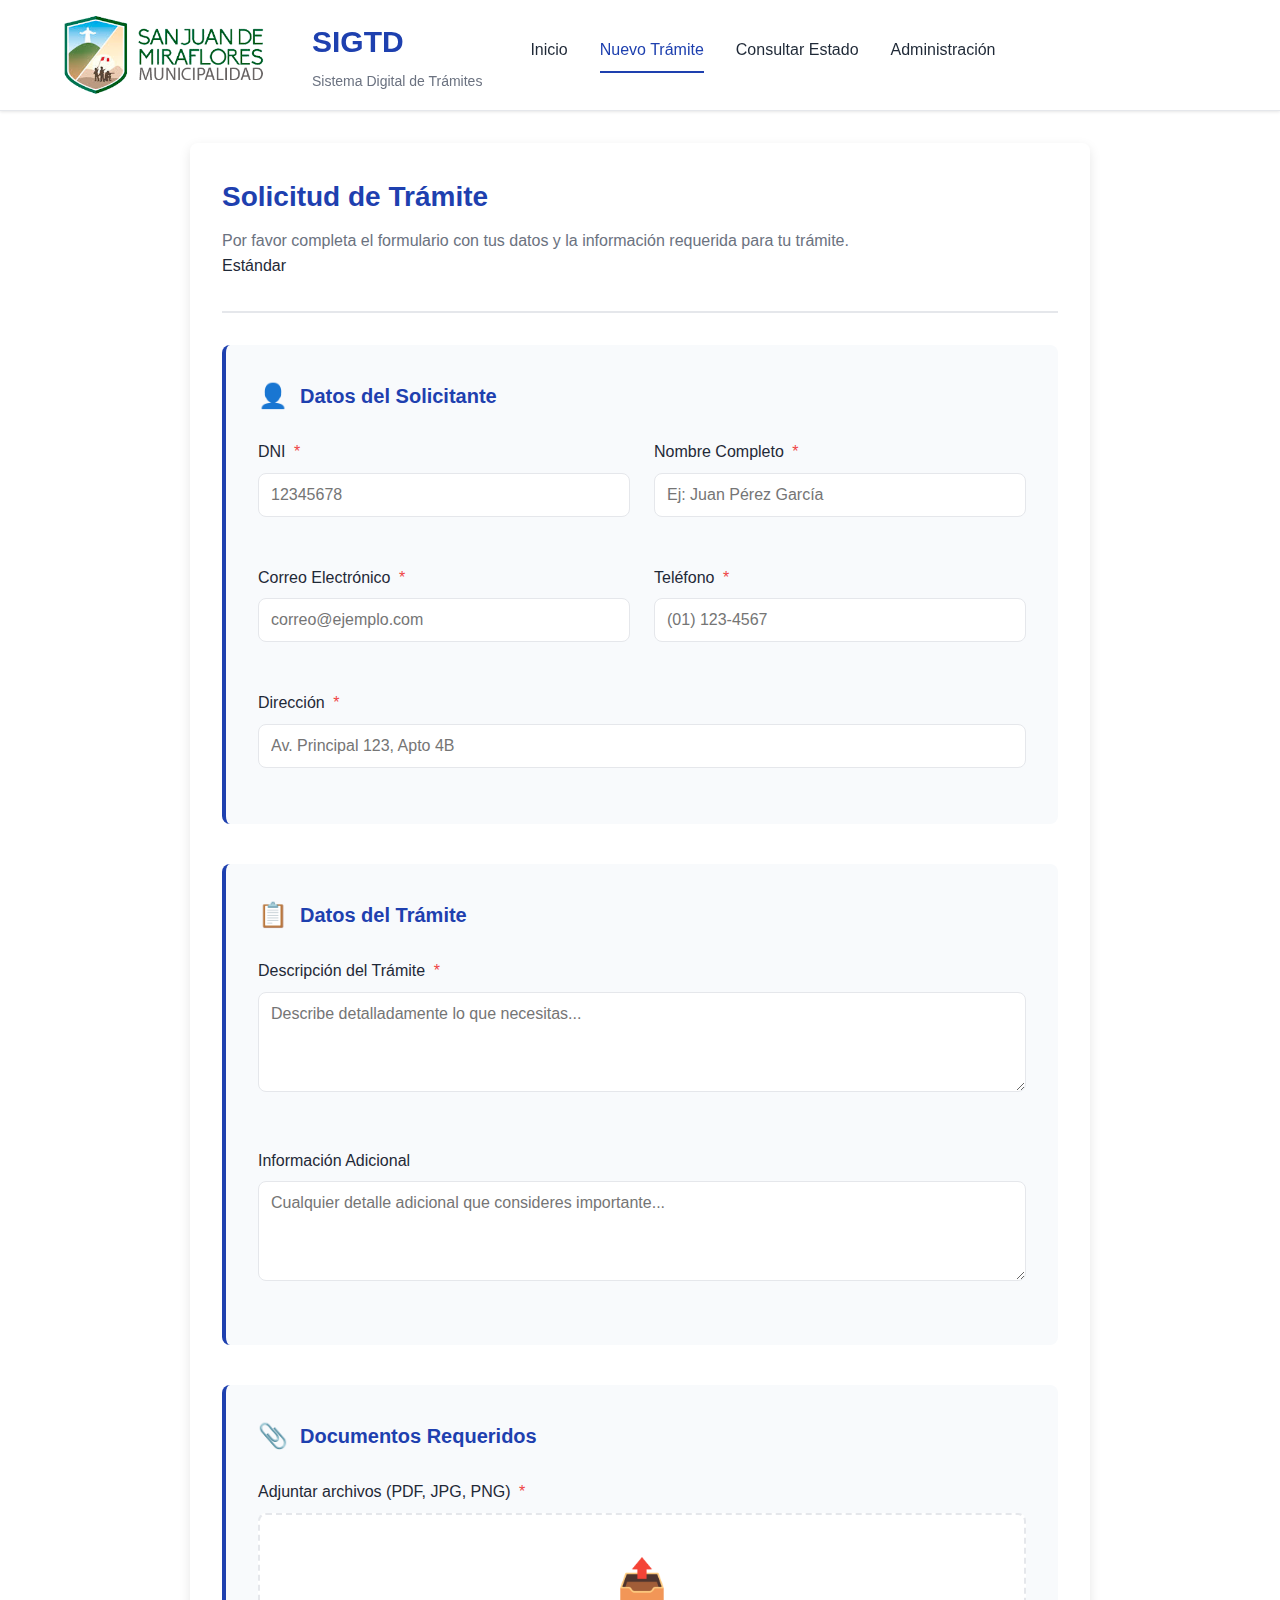
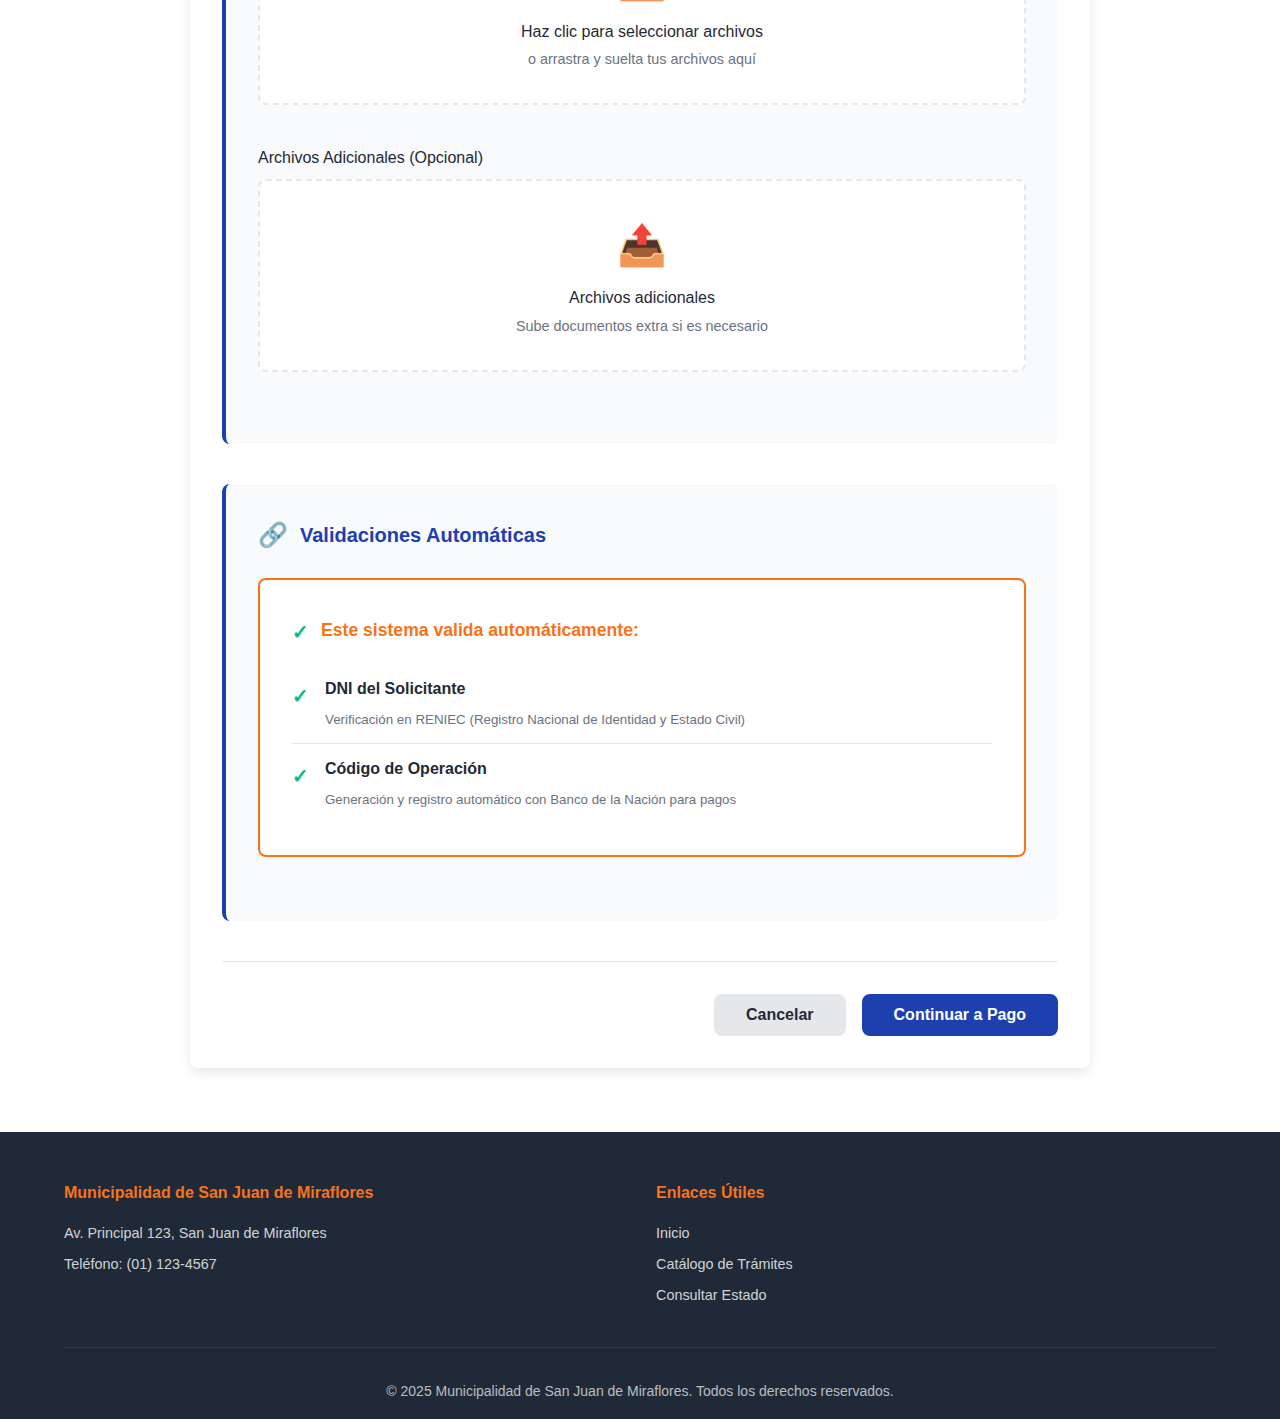
<file: solicitud-tramite.html>
<!DOCTYPE html>
<html lang="es">
<head>
    <meta charset="UTF-8">
    <meta name="viewport" content="width=device-width, initial-scale=1.0">
    <title>Solicitud de Trámite - SIGTD</title>
    <link rel="stylesheet" href="styles.css">
    <link rel ="stylesheet" href="style_header.css">
    <link rel="stylesheet" href="style_footer.css">
    <style>
        .form-container {
            max-width: 900px;
            margin: 2rem auto;
            background-color: white;
            padding: 2rem;
            border-radius: var(--radius);
            box-shadow: 0 4px 12px rgba(0, 0, 0, 0.1);
        }

        .form-header {
            margin-bottom: 2rem;
            padding-bottom: 2rem;
            border-bottom: 2px solid var(--border-color);
        }

        .form-header h2 {
            color: var(--primary);
            margin-bottom: 0.5rem;
            font-size: 1.75rem;
        }

        .form-header p {
            color: var(--text-gray);
            line-height: 1.6;
        }

        .form-header .badge {
            margin-top: 1rem;
        }

        .form-section {
            margin-bottom: 2.5rem;
            padding: 2rem;
            background-color: var(--bg-light);
            border-radius: var(--radius);
            border-left: 4px solid var(--primary);
        }

        .form-section h3 {
            color: var(--primary);
            margin-bottom: 1.5rem;
            font-size: 1.25rem;
            display: flex;
            align-items: center;
            gap: 0.75rem;
        }

        .section-icon {
            font-size: 1.5rem;
        }

        .form-group {
            margin-bottom: 1.5rem;
        }

        .form-row {
            display: grid;
            grid-template-columns: repeat(auto-fit, minmax(300px, 1fr));
            gap: 1.5rem;
            margin-bottom: 1.5rem;
        }

        label {
            display: block;
            margin-bottom: 0.5rem;
            font-weight: 500;
            color: var(--text-dark);
        }

        .required {
            color: var(--error);
            margin-left: 0.25rem;
        }

        input[type="text"],
        input[type="email"],
        input[type="tel"],
        input[type="date"],
        input[type="number"],
        select,
        textarea {
            width: 100%;
            padding: 0.75rem;
            border: 1px solid var(--border-color);
            border-radius: var(--radius);
            font-size: 1rem;
            font-family: inherit;
            transition: border-color 0.3s;
        }

        input[type="text"]:focus,
        input[type="email"]:focus,
        input[type="tel"]:focus,
        input[type="date"]:focus,
        input[type="number"]:focus,
        select:focus,
        textarea:focus {
            outline: none;
            border-color: var(--primary);
            box-shadow: 0 0 0 3px rgba(30, 64, 175, 0.1);
        }

        textarea {
            min-height: 100px;
            resize: vertical;
        }

        /* File Upload Styling */
        .file-upload-section {
            background-color: white;
            border: 2px dashed var(--border-color);
            border-radius: var(--radius);
            padding: 2rem;
            text-align: center;
            cursor: pointer;
            transition: all 0.3s;
        }

        .file-upload-section:hover {
            border-color: var(--primary);
            background-color: rgba(30, 64, 175, 0.02);
        }

        .file-upload-section input[type="file"] {
            display: none;
        }

        .upload-icon {
            font-size: 2.5rem;
            margin-bottom: 0.5rem;
            color: var(--primary);
        }

        .upload-text {
            color: var(--text-dark);
            font-weight: 500;
            margin-bottom: 0.25rem;
        }

        .upload-subtext {
            color: var(--text-gray);
            font-size: 0.9rem;
        }

        .file-list {
            margin-top: 1rem;
            display: flex;
            flex-direction: column;
            gap: 0.75rem;
        }

        .file-item {
            display: flex;
            align-items: center;
            justify-content: space-between;
            padding: 0.75rem;
            background-color: white;
            border: 1px solid var(--border-color);
            border-radius: var(--radius);
        }

        .file-name {
            color: var(--text-dark);
            font-weight: 500;
        }

        .file-remove {
            background-color: var(--error);
            color: white;
            border: none;
            border-radius: 50%;
            width: 24px;
            height: 24px;
            cursor: pointer;
            display: flex;
            align-items: center;
            justify-content: center;
            font-size: 0.75rem;
            transition: background-color 0.3s;
        }

        .file-remove:hover {
            background-color: #dc2626;
        }

        /* Interoperability Section */
        .interoperability-box {
            background-color: white;
            border: 2px solid var(--accent);
            border-radius: var(--radius);
            padding: 2rem;
            margin-bottom: 2rem;
        }

        .interoperability-box h4 {
            color: var(--accent);
            margin-bottom: 1rem;
            font-size: 1.1rem;
            display: flex;
            align-items: center;
            gap: 0.75rem;
        }

        .interoperability-item {
            display: flex;
            align-items: flex-start;
            gap: 1rem;
            padding: 0.75rem 0;
            border-bottom: 1px solid var(--border-color);
        }

        .interoperability-item:last-child {
            border-bottom: none;
        }

        .check-icon {
            color: var(--success);
            font-weight: bold;
            margin-top: 0.25rem;
            font-size: 1.25rem;
        }

        .interoperability-text {
            flex: 1;
            color: var(--text-dark);
        }

        .interoperability-text strong {
            display: block;
            margin-bottom: 0.25rem;
        }

        .interoperability-text small {
            color: var(--text-gray);
        }

        /* Dynamic Fields */
        .dynamic-fields {
            display: grid;
            gap: 1.5rem;
        }

        .field-hidden {
            display: none;
        }

        /* Form Footer */
        .form-footer {
            display: flex;
            gap: 1rem;
            margin-top: 2rem;
            justify-content: flex-end;
            padding-top: 2rem;
            border-top: 1px solid var(--border-color);
        }

        .btn-submit,
        .btn-cancel {
            padding: 0.75rem 2rem;
            border: none;
            border-radius: var(--radius);
            font-weight: 600;
            cursor: pointer;
            font-size: 1rem;
            transition: all 0.3s;
        }

        .btn-submit {
            background-color: var(--primary);
            color: white;
        }

        .btn-submit:hover {
            background-color: var(--primary-dark);
            transform: translateY(-2px);
        }

        .btn-cancel {
            background-color: var(--border-color);
            color: var(--text-dark);
        }

        .btn-cancel:hover {
            background-color: #d1d5db;
        }

        .success-alert {
            display: none;
            background-color: rgba(16, 185, 129, 0.1);
            border: 1px solid var(--success);
            color: var(--success);
            padding: 1.5rem;
            border-radius: var(--radius);
            margin-bottom: 2rem;
            animation: slideDown 0.3s ease-out;
        }

        .success-alert.show {
            display: block;
        }

        @keyframes slideDown {
            from {
                opacity: 0;
                transform: translateY(-10px);
            }
            to {
                opacity: 1;
                transform: translateY(0);
            }
        }

        @media (max-width: 768px) {
            .form-container {
                padding: 1.5rem;
            }

            .form-section {
                padding: 1.5rem;
            }

            .form-row {
                grid-template-columns: 1fr;
            }

            .form-footer {
                flex-direction: column;
            }

            .btn-submit,
            .btn-cancel {
                width: 100%;
            }

            .form-header h2 {
                font-size: 1.5rem;
            }
        }
    </style>
</head>
<body>
    <!-- Header -->
    <header class="header">
        <div class="container">
            <div class="header-content">
                <img src="img/SJM.png">
                <div class="logo">
                    
                    <h1>SIGTD</h1>
                    <p>Sistema Digital de Trámites</p>
                </div>
                <nav class="nav">
                    <a href="index.html" class="nav-link">Inicio</a>
                    <a href="catalogo_tramites.html" class="nav-link active">Nuevo Trámite</a>
                    <a href="consulta-tramite.html" class="nav-link">Consultar Estado</a>
                    <a href="admin.html" class="nav-link">Administración</a>
                </nav>
            </div>
        </div>
    </header>

    <!-- Main Content -->
    <main>
        <div class="container">
            <div class="form-container">
                <!-- Success Alert -->
                <div class="success-alert" id="successAlert">
                    <strong>¡Solicitud enviada correctamente!</strong> Tu número de expediente es: <span id="successNumber"></span>
                </div>

                <!-- Form Header -->
                <div class="form-header" id="formHeader">
                    <h2 id="pageTitle">Solicitud de Trámite</h2>
                    <p id="pageDescription">Por favor completa el formulario con tus datos y la información requerida para tu trámite.</p>
                    <div id="procedureBadge"></div>
                </div>

                <form id="procedureForm">
                    <!-- BLOCK A: Datos del Solicitante -->
                    <div class="form-section">
                        <h3><span class="section-icon">👤</span> Datos del Solicitante</h3>
                        
                        <div class="form-row">
                            <div class="form-group">
                                <label for="dni">DNI <span class="required">*</span></label>
                                <input type="text" id="dni" name="dni" placeholder="12345678" required>
                            </div>
                            <div class="form-group">
                                <label for="fullname">Nombre Completo <span class="required">*</span></label>
                                <input type="text" id="fullname" name="fullname" placeholder="Ej: Juan Pérez García" required>
                            </div>
                        </div>

                        <div class="form-row">
                            <div class="form-group">
                                <label for="email">Correo Electrónico <span class="required">*</span></label>
                                <input type="email" id="email" name="email" placeholder="correo@ejemplo.com" required>
                            </div>
                            <div class="form-group">
                                <label for="phone">Teléfono <span class="required">*</span></label>
                                <input type="tel" id="phone" name="phone" placeholder="(01) 123-4567" required>
                            </div>
                        </div>

                        <div class="form-group">
                            <label for="address">Dirección <span class="required">*</span></label>
                            <input type="text" id="address" name="address" placeholder="Av. Principal 123, Apto 4B" required>
                        </div>
                    </div>

                    <!-- BLOCK B: Datos Específicos del Servicio -->
                    <div class="form-section" id="blockB">
                        <h3><span class="section-icon">📋</span> Datos del Trámite</h3>
                        
                        <!-- Fields for Licencia de Funcionamiento -->
                        <div id="licencia-fields" class="dynamic-fields">
                            <div class="form-row">
                                <div class="form-group">
                                    <label for="ruc">RUC <span class="required">*</span></label>
                                    <input type="text" id="ruc" name="ruc" placeholder="20123456789">
                                </div>
                                <div class="form-group">
                                    <label for="business-name">Razón Social <span class="required">*</span></label>
                                    <input type="text" id="business-name" name="business-name" placeholder="Empresa S.A.C.">
                                </div>
                            </div>
                            <div class="form-row">
                                <div class="form-group">
                                    <label for="commercial-name">Nombre Comercial</label>
                                    <input type="text" id="commercial-name" name="commercial-name" placeholder="Ej: Mi Negocio">
                                </div>
                                <div class="form-group">
                                    <label for="economic-activity">Actividad Económica <span class="required">*</span></label>
                                    <select id="economic-activity" name="economic-activity">
                                        <option value="">Selecciona una actividad</option>
                                        <option value="comercio">Comercio</option>
                                        <option value="restaurante">Restaurante</option>
                                        <option value="farmacia">Farmacia</option>
                                        <option value="servicios">Servicios</option>
                                        <option value="otros">Otros</option>
                                    </select>
                                </div>
                            </div>
                            <div class="form-row">
                                <div class="form-group">
                                    <label for="establishment-address">Dirección del Establecimiento <span class="required">*</span></label>
                                    <input type="text" id="establishment-address" name="establishment-address" placeholder="Av. Secundaria 456">
                                </div>
                                <div class="form-group">
                                    <label for="area">Área del Local (m²) <span class="required">*</span></label>
                                    <input type="number" id="area" name="area" placeholder="100" min="1">
                                </div>
                            </div>
                        </div>

                        <!-- Fields for other procedures (generic) -->
                        <div id="generic-fields" class="dynamic-fields field-hidden">
                            <div class="form-group">
                                <label for="procedure-description">Descripción del Trámite <span class="required">*</span></label>
                                <textarea id="procedure-description" name="procedure-description" placeholder="Describe detalladamente lo que necesitas..."></textarea>
                            </div>
                            <div class="form-group">
                                <label for="additional-info">Información Adicional</label>
                                <textarea id="additional-info" name="additional-info" placeholder="Cualquier detalle adicional que consideres importante..."></textarea>
                            </div>
                        </div>
                    </div>

                    <!-- BLOCK C: Adjuntar Documentos -->
                    <div class="form-section">
                        <h3><span class="section-icon">📎</span> Documentos Requeridos</h3>
                        
                        <div class="form-group">
                            <label>Adjuntar archivos (PDF, JPG, PNG) <span class="required">*</span></label>
                            <div class="file-upload-section" onclick="document.getElementById('fileInput').click()">
                                <div class="upload-icon">📤</div>
                                <div class="upload-text">Haz clic para seleccionar archivos</div>
                                <div class="upload-subtext">o arrastra y suelta tus archivos aquí</div>
                                <input type="file" id="fileInput" name="documents" multiple accept=".pdf,.jpg,.jpeg,.png" required>
                            </div>
                            <div class="file-list" id="fileList"></div>
                        </div>

                        <div class="form-group">
                            <label for="additional-files">Archivos Adicionales (Opcional)</label>
                            <div class="file-upload-section" onclick="document.getElementById('fileInputAdditional').click()">
                                <div class="upload-icon">📤</div>
                                <div class="upload-text">Archivos adicionales</div>
                                <div class="upload-subtext">Sube documentos extra si es necesario</div>
                                <input type="file" id="fileInputAdditional" name="additional-documents" multiple accept=".pdf,.jpg,.jpeg,.png">
                            </div>
                            <div class="file-list" id="additionalFileList"></div>
                        </div>
                    </div>

                    <!-- BLOCK D: Interoperabilidad -->
                    <div class="form-section">
                        <h3><span class="section-icon">🔗</span> Validaciones Automáticas</h3>
                        
                        <div class="interoperability-box">
                            <h4><span class="check-icon">✓</span> Este sistema valida automáticamente:</h4>
                            
                            <div class="interoperability-item">
                                <div class="check-icon">✓</div>
                                <div class="interoperability-text">
                                    <strong>DNI del Solicitante</strong>
                                    <small>Verificación en RENIEC (Registro Nacional de Identidad y Estado Civil)</small>
                                </div>
                            </div>

                            <div class="interoperability-item" id="rucValidation" style="display: none;">
                                <div class="check-icon">✓</div>
                                <div class="interoperability-text">
                                    <strong>RUC del Negocio</strong>
                                    <small>Validación con SUNAT (Superintendencia Nacional de Aduanas y de Administración Tributaria)</small>
                                </div>
                            </div>

                            <div class="interoperability-item">
                                <div class="check-icon">✓</div>
                                <div class="interoperability-text">
                                    <strong>Código de Operación</strong>
                                    <small>Generación y registro automático con Banco de la Nación para pagos</small>
                                </div>
                            </div>
                        </div>
                    </div>

                    <!-- Form Footer -->
                    <div class="form-footer">
                        <button type="button" class="btn-cancel" onclick="goBack()">Cancelar</button>
                        <button type="submit" class="btn-submit">Continuar a Pago</button>
                    </div>
                </form>
            </div>
        </div>
    </main>

    <!-- Footer -->
    <footer class="footer">
        <div class="container">
            <div class="footer-content">
                <div class="footer-section">
                    <h4>Municipalidad de San Juan de Miraflores</h4>
                    <p>Av. Principal 123, San Juan de Miraflores</p>
                    <p>Teléfono: (01) 123-4567</p>
                </div>
                <div class="footer-section">
                    <h4>Enlaces Útiles</h4>
                    <a href="index.html">Inicio</a>
                    <a href="catalogo-tramites.html">Catálogo de Trámites</a>
                    <a href="consulta-tramite.html">Consultar Estado</a>
                </div>
            </div>
            <div class="footer-bottom">
                <p>&copy; 2025 Municipalidad de San Juan de Miraflores. Todos los derechos reservados.</p>
            </div>
        </div>
    </footer>

    <script>
        // Get procedure type from URL or default
        const urlParams = new URLSearchParams(window.location.search);
        const procedureType = urlParams.get('type') || 'generic';

        // Initialize on page load
        document.addEventListener('DOMContentLoaded', function() {
            initializePage();
            setupFileUpload();
            setupFormValidation();
        });

        function initializePage() {
            const procedureDetails = getProcedureDetails(procedureType);
            
            document.getElementById('pageTitle').textContent = procedureDetails.title;
            document.getElementById('pageDescription').textContent = procedureDetails.description;
            document.getElementById('procedureBadge').innerHTML = 
                `<span class="badge ${procedureDetails.badgeClass}">${procedureDetails.riskLevel}</span>`;

            // Show/hide dynamic fields
            if (procedureType === 'licencia-funcionamiento') {
                document.getElementById('licencia-fields').classList.remove('field-hidden');
                document.getElementById('generic-fields').classList.add('field-hidden');
                document.getElementById('rucValidation').style.display = 'flex';
            } else {
                document.getElementById('licencia-fields').classList.add('field-hidden');
                document.getElementById('generic-fields').classList.remove('field-hidden');
                document.getElementById('rucValidation').style.display = 'none';
            }
        }

        function getProcedureDetails(type) {
            const procedures = {
                'licencia-funcionamiento': {
                    title: 'Solicitud de Licencia de Funcionamiento – Riesgo Bajo',
                    description: 'Autorización para que establecimientos comerciales operen en el distrito. Incluye validación de datos con entidades del Estado.',
                    badgeClass: 'badge-primary',
                    riskLevel: 'Riesgo Bajo'
                },
                'permiso-obra': {
                    title: 'Solicitud de Permiso de Obra – Riesgo Medio',
                    description: 'Autorización para realizar construcciones, reformas o reparaciones. Válido por 12 meses.',
                    badgeClass: 'badge-warning',
                    riskLevel: 'Riesgo Medio'
                },
                'certificado-domicilio': {
                    title: 'Solicitud de Certificado de Domicilio – Riesgo Bajo',
                    description: 'Constancia de residencia en el distrito de San Juan de Miraflores. Trámite rápido (3 días hábiles).',
                    badgeClass: 'badge-success',
                    riskLevel: 'Riesgo Bajo'
                }
            };

            return procedures[type] || {
                title: 'Solicitud de Trámite',
                description: 'Por favor completa el formulario con tus datos y la información requerida para tu trámite.',
                badgeClass: 'badge-primary',
                riskLevel: 'Estándar'
            };
        }

        function setupFileUpload() {
            const fileInput = document.getElementById('fileInput');
            const fileList = document.getElementById('fileList');
            const fileInputAdditional = document.getElementById('fileInputAdditional');
            const additionalFileList = document.getElementById('additionalFileList');

            [fileInput, fileInputAdditional].forEach((input, index) => {
                const targetList = index === 0 ? fileList : additionalFileList;
                
                input.addEventListener('change', function(e) {
                    displayFiles(this.files, targetList);
                });
            });

            // Drag and drop
            [fileList.parentElement, additionalFileList.parentElement].forEach(section => {
                section.addEventListener('dragover', (e) => {
                    e.preventDefault();
                    section.style.borderColor = 'var(--primary)';
                    section.style.backgroundColor = 'rgba(30, 64, 175, 0.05)';
                });

                section.addEventListener('dragleave', () => {
                    section.style.borderColor = 'var(--border-color)';
                    section.style.backgroundColor = 'white';
                });

                section.addEventListener('drop', (e) => {
                    e.preventDefault();
                    section.style.borderColor = 'var(--border-color)';
                    section.style.backgroundColor = 'white';
                });
            });
        }

        function displayFiles(files, targetList) {
            targetList.innerHTML = '';
            Array.from(files).forEach((file, index) => {
                const fileItem = document.createElement('div');
                fileItem.className = 'file-item';
                fileItem.innerHTML = `
                    <span class="file-name">${file.name}</span>
                    <button type="button" class="file-remove" onclick="removeFile(this, '${index}')">✕</button>
                `;
                targetList.appendChild(fileItem);
            });
        }

        function removeFile(button, index) {
            button.closest('.file-item').remove();
        }

        function setupFormValidation() {
            document.getElementById('procedureForm').addEventListener('submit', function(e) {
                e.preventDefault();
                submitForm();
            });
        }

        function submitForm() {
            if (!document.getElementById('procedureForm').checkValidity()) {
                alert('Por favor completa todos los campos requeridos');
                return;
            }

            // Generate tracking number
            const trackingNumber = 'MJM-' + new Date().getFullYear() + '-' + String(Math.floor(Math.random() * 100000)).padStart(6, '0');
            document.getElementById('successNumber').textContent = trackingNumber;

            // Store in localStorage
            const formData = {
                trackingNumber: trackingNumber,
                procedureType: procedureType,
                fullname: document.getElementById('fullname').value,
                dni: document.getElementById('dni').value,
                email: document.getElementById('email').value,
                date: new Date().toLocaleDateString('es-PE'),
                status: 'Pagado'
            };

            let procedures = JSON.parse(localStorage.getItem('procedures')) || [];
            procedures.push(formData);
            localStorage.setItem('procedures', JSON.stringify(procedures));

            // Show success message
            document.getElementById('successAlert').classList.add('show');
            document.getElementById('procedureForm').reset();
            document.getElementById('fileList').innerHTML = '';

            // Redirect after delay
            setTimeout(() => {
                window.location.href = 'pago.html?numero=' + trackingNumber;
            }, 2000);
        }

        function goBack() {
            window.history.back();
        }
    </script>
</body>
</html>
</file>
<file: styles.css>
/* Root Colors & Typography */
:root {
    --primary: #1e40af;
    --primary-dark: #1e3a8a;
    --accent: #f97316;
    --accent-light: #fed7aa;
    --bg-light: #f8fafc;
    --bg-white: #ffffff;
    --text-dark: #1f2937;
    --text-gray: #6b7280;
    --border-color: #e5e7eb;
    --success: #10b981;
    --warning: #f59e0b;
    --error: #ef4444;
    --radius: 0.5rem;
}

* {
    margin: 0;
    padding: 0;
    box-sizing: border-box;
}

html {
    scroll-behavior: smooth;
}

body {
    font-family: -apple-system, BlinkMacSystemFont, 'Segoe UI', Roboto, Oxygen, Ubuntu, Cantarell, sans-serif;
    color: var(--text-dark);
    background-color: var(--bg-white);
    line-height: 1.6;
}

.container {
    max-width: 1200px;
    margin: 0 auto;
    padding: 0 1.5rem;
}

/* Hero Section */
.hero {
    position: relative;
    padding: 6rem 0;
    text-align: center;
    color: white;
    overflow: hidden; /* importante para evitar bordes */
}

/* Imagen borrosa */
.hero::before {
    content: "";
    position: absolute;
    inset: 0;

    background-image: url("img/background.jpg");
    background-size: cover;
    background-position: center;
    background-repeat: no-repeat;

    filter: blur(4px);       /* desenfoque suave */
    transform: scale(1.05);  /* evita bordes vacíos por el blur */
    z-index: 0;
}
.hero::after {
    content: "";
    position: absolute;
    inset: 0;
    background: rgba(0, 0, 0, 0.35); /* ajusta la oscuridad */
    z-index: 0.5;
}

.hero * {
    position: relative;
    z-index: 1;
}

.hero-content h2 {
    font-size: 2.5rem;
    margin-bottom: 1rem;
}

.hero-content p {
    font-size: 1.125rem;
    margin-bottom: 2rem;
    opacity: 0.95;
    max-width: 600px;
    margin-left: auto;
    margin-right: auto;
}

.hero-buttons {
    display: flex;
    gap: 1rem;
    justify-content: center;
    flex-wrap: wrap;
}

/* Buttons */
.btn {
    display: inline-block;
    padding: 0.75rem 2rem;
    border-radius: var(--radius);
    text-decoration: none;
    font-weight: 600;
    transition: all 0.3s;
    border: none;
    cursor: pointer;
    font-size: 1rem;
}

.btn-primary {
    background-color: var(--accent);
    color: white;
}

.btn-primary:hover {
    background-color: #ea6c15;
    transform: translateY(-2px);
}

.btn-secondary {
    background-color: white;
    color: var(--primary);
    border: 2px solid white;
}

.btn-secondary:hover {
    background-color: var(--bg-light);
    transform: translateY(-2px);
}

.btn-small {
    display: inline-block;
    padding: 0.5rem 1.5rem;
    background-color: var(--primary);
    color: white;
    text-decoration: none;
    border-radius: var(--radius);
    font-weight: 600;
    transition: all 0.3s;
    font-size: 0.875rem;
}

.btn-small:hover {
    background-color: var(--primary-dark);
    transform: translateY(-2px);
}

/* Benefits Section */
.benefits {
    padding: 4rem 0;
    background-color: var(--bg-light);
}

.benefits h2 {
    font-size: 2rem;
    margin-bottom: 3rem;
    text-align: center;
}

.benefits-grid {
    display: grid;
    grid-template-columns: repeat(auto-fit, minmax(250px, 1fr));
    gap: 2rem;
}

.benefit-card {
    background-color: white;
    padding: 2rem;
    border-radius: var(--radius);
    text-align: center;
    box-shadow: 0 1px 3px rgba(0, 0, 0, 0.1);
    transition: all 0.3s;
}

.benefit-card:hover {
    transform: translateY(-4px);
    box-shadow: 0 10px 20px rgba(0, 0, 0, 0.15);
}

.benefit-icon {
    font-size: 3rem;
    margin-bottom: 1rem;
}

.benefit-card h3 {
    font-size: 1.25rem;
    margin-bottom: 0.75rem;
    color: var(--primary);
}

.benefit-card p {
    color: var(--text-gray);
    font-size: 0.95rem;
}

/* Procedures Section */
.procedures {
    padding: 4rem 0;
}

.procedures h2 {
    font-size: 2rem;
    margin-bottom: 3rem;
    text-align: center;
}

.procedures-grid {
    display: grid;
    grid-template-columns: repeat(auto-fit, minmax(280px, 1fr));
    gap: 2rem;
}

.procedure-item {
    background-color: white;
    border: 1px solid var(--border-color);
    padding: 2rem;
    border-radius: var(--radius);
    transition: all 0.3s;
}

.procedure-item:hover {
    border-color: var(--primary);
    box-shadow: 0 4px 12px rgba(30, 64, 175, 0.15);
}

.procedure-item h3 {
    font-size: 1.125rem;
    color: var(--primary);
    margin-bottom: 0.75rem;
}

.procedure-item p {
    color: var(--text-gray);
    margin-bottom: 1.5rem;
    font-size: 0.95rem;
}

/* Responsive Design */
@media (max-width: 768px) {
    .header-content {
        gap: 1rem;
    }

    .nav {
        flex-direction: column;
        gap: 1rem;
        width: 100%;
    }

    .nav-link {
        padding: 0.75rem;
        border: 1px solid var(--border-color);
        border-radius: var(--radius);
    }

    .hero-content h2 {
        font-size: 1.875rem;
    }

    .hero-content p {
        font-size: 1rem;
    }

    .hero {
        padding: 3rem 0;
    }

    .benefits h2,
    .procedures h2 {
        font-size: 1.5rem;
    }

    .benefits-grid,
    .procedures-grid {
        grid-template-columns: 1fr;
    }

    .hero-buttons {
        flex-direction: column;
    }

    .btn {
        width: 100%;
    }
}
</file>
<file: style_header.css>
/* Header */
.header {
    background-color: var(--bg-white);
    border-bottom: 1px solid var(--border-color);
    position: sticky;
    top: 0;
    z-index: 1000;
    box-shadow: 0 1px 3px rgba(0, 0, 0, 0.1);
}

.header-content {
    display: flex;
    justify-content: flex-start;
    align-items: center;
    padding: 1rem 0;
    flex-wrap: wrap;
    gap: 3rem;
}

.logo h1 {
    font-size: 1.875rem;
    color: var(--primary);
    margin-bottom: 0.25rem;
}

.logo p {
    font-size: 0.875rem;
    color: var(--text-gray);
}

.nav {
    display: flex;
    gap: 2rem;
    align-items: center;
}

.nav-link {
    text-decoration: none;
    color: var(--text-dark);
    font-weight: 500;
    transition: color 0.3s;
    border-bottom: 2px solid transparent;
    padding-bottom: 0.5rem;
}

.nav-link:hover,
.nav-link.active {
    color: var(--primary);
    border-bottom-color: var(--primary);
}
.header-content img {
    width: 200px;
    height: auto;   /* mantiene proporción */
}
</file>
<file: style_footer.css>
/* Footer */
.footer {
    background-color: var(--text-dark);
    color: white;
    padding: 3rem 0 1rem;
    margin-top: 4rem;
}

.footer-content {
    display: grid;
    grid-template-columns: repeat(auto-fit, minmax(250px, 1fr));
    gap: 2rem;
    margin-bottom: 2rem;
}

.footer-section h4 {
    font-size: 1rem;
    margin-bottom: 1rem;
    color: var(--accent);
}

.footer-section p,
.footer-section a {
    display: block;
    color: rgba(255, 255, 255, 0.8);
    text-decoration: none;
    margin-bottom: 0.5rem;
    font-size: 0.9rem;
    transition: color 0.3s;
}

.footer-section a:hover {
    color: var(--accent);
}

.footer-bottom {
    text-align: center;
    padding-top: 2rem;
    border-top: 1px solid rgba(255, 255, 255, 0.1);
    color: rgba(255, 255, 255, 0.7);
    font-size: 0.875rem;
}
</file>
<file: styles_catalog.css>
/* Root Colors & Typography */
:root {
    --primary: #1e40af;
    --primary-dark: #1e3a8a;
    --accent: #f97316;
    --accent-light: #fed7aa;
    --bg-light: #f8fafc;
    --bg-white: #ffffff;
    --text-dark: #1f2937;
    --text-gray: #6b7280;
    --border-color: #e5e7eb;
    --success: #10b981;
    --warning: #f59e0b;
    --error: #ef4444;
    --radius: 0.5rem;
}

* {
    margin: 0;
    padding: 0;
    box-sizing: border-box;
}

html {
    scroll-behavior: smooth;
}

body {
    font-family: -apple-system, BlinkMacSystemFont, 'Segoe UI', Roboto, Oxygen, Ubuntu, Cantarell, sans-serif;
    color: var(--text-dark);
    background-color: var(--bg-white);
    line-height: 1.6;
}

.container {
    max-width: 1200px;
    margin: 0 auto;
    padding: 0 1.5rem;
}

/* Hero Section */
.hero {
    background: linear-gradient(135deg, var(--primary) 0%, var(--primary-dark) 100%);
    color: white;
    padding: 6rem 0;
    text-align: center;
}

.hero-content h2 {
    font-size: 2.5rem;
    margin-bottom: 1rem;
}

.hero-content p {
    font-size: 1.125rem;
    margin-bottom: 2rem;
    opacity: 0.95;
    max-width: 600px;
    margin-left: auto;
    margin-right: auto;
}

.hero-buttons {
    display: flex;
    gap: 1rem;
    justify-content: center;
    flex-wrap: wrap;
}

/* Buttons */
.btn {
    display: inline-block;
    padding: 0.75rem 2rem;
    border-radius: var(--radius);
    text-decoration: none;
    font-weight: 600;
    transition: all 0.3s;
    border: none;
    cursor: pointer;
    font-size: 1rem;
}

.btn-primary {
    background-color: var(--accent);
    color: white;
}

.btn-primary:hover {
    background-color: #ea6c15;
    transform: translateY(-2px);
}

.btn-secondary {
    background-color: white;
    color: var(--primary);
    border: 2px solid white;
}

.btn-secondary:hover {
    background-color: var(--bg-light);
    transform: translateY(-2px);
}

.btn-small {
    display: inline-block;
    padding: 0.5rem 1.5rem;
    background-color: var(--primary);
    color: white;
    text-decoration: none;
    border-radius: var(--radius);
    font-weight: 600;
    transition: all 0.3s;
    font-size: 0.875rem;
}

.btn-small:hover {
    background-color: var(--primary-dark);
    transform: translateY(-2px);
}

/* Benefits Section */
.benefits {
    padding: 4rem 0;
    background-color: var(--bg-light);
}

.benefits h2 {
    font-size: 2rem;
    margin-bottom: 3rem;
    text-align: center;
}

.benefits-grid {
    display: grid;
    grid-template-columns: repeat(auto-fit, minmax(250px, 1fr));
    gap: 2rem;
}

.benefit-card {
    background-color: white;
    padding: 2rem;
    border-radius: var(--radius);
    text-align: center;
    box-shadow: 0 1px 3px rgba(0, 0, 0, 0.1);
    transition: all 0.3s;
}

.benefit-card:hover {
    transform: translateY(-4px);
    box-shadow: 0 10px 20px rgba(0, 0, 0, 0.15);
}

.benefit-icon {
    font-size: 3rem;
    margin-bottom: 1rem;
}

.benefit-card h3 {
    font-size: 1.25rem;
    margin-bottom: 0.75rem;
    color: var(--primary);
}

.benefit-card p {
    color: var(--text-gray);
    font-size: 0.95rem;
}

/* Procedures Section */
.procedures {
    padding: 4rem 0;
}

.procedures h2 {
    font-size: 2rem;
    margin-bottom: 3rem;
    text-align: center;
}

.procedures-grid {
    display: grid;
    grid-template-columns: repeat(auto-fit, minmax(280px, 1fr));
    gap: 2rem;
}

.procedure-item {
    background-color: white;
    border: 1px solid var(--border-color);
    padding: 2rem;
    border-radius: var(--radius);
    transition: all 0.3s;
}

.procedure-item:hover {
    border-color: var(--primary);
    box-shadow: 0 4px 12px rgba(30, 64, 175, 0.15);
}

.procedure-item h3 {
    font-size: 1.125rem;
    color: var(--primary);
    margin-bottom: 0.75rem;
}

.procedure-item p {
    color: var(--text-gray);
    margin-bottom: 1.5rem;
    font-size: 0.95rem;
}

/* Page Header Section */
.page-header {
    background: linear-gradient(135deg, var(--primary) 0%, var(--primary-dark) 100%);
    color: white;
    padding: 3rem 0;
    text-align: center;
    margin-bottom: 2rem;
}

.page-header h2 {
    font-size: 2.5rem;
    margin-bottom: 0.5rem;
}

.page-header p {
    font-size: 1.125rem;
    margin-bottom: 0.5rem;
    opacity: 0.95;
}

.page-header .subtitle {
    font-size: 1rem;
    opacity: 0.9;
    max-width: 600px;
    margin-left: auto;
    margin-right: auto;
}

/* Procedures Catalog Grid Layout */
.catalog {
    padding: 2rem 0;
}

.procedures-catalog {
    display: grid;
    grid-template-columns: repeat(auto-fit, minmax(320px, 1fr));
    gap: 2rem;
}

.procedure-card {
    background-color: white;
    border: 1px solid var(--border-color);
    border-radius: var(--radius);
    padding: 2rem;
    transition: all 0.3s;
    display: flex;
    flex-direction: column;
    box-shadow: 0 2px 4px rgba(0, 0, 0, 0.05);
}

.procedure-card:hover {
    border-color: var(--primary);
    box-shadow: 0 8px 16px rgba(30, 64, 175, 0.15);
    transform: translateY(-2px);
}

.card-header {
    display: flex;
    justify-content: space-between;
    align-items: start;
    gap: 1rem;
    margin-bottom: 1rem;
}

.card-header h3 {
    font-size: 1.25rem;
    color: var(--primary);
    flex: 1;
}

.badge {
    display: inline-block;
    padding: 0.25rem 0.75rem;
    border-radius: 20px;
    font-size: 0.75rem;
    font-weight: 600;
    white-space: nowrap;
}

.badge-primary {
    background-color: var(--accent-light);
    color: var(--accent);
}

.badge-success {
    background-color: rgba(16, 185, 129, 0.1);
    color: var(--success);
}

.badge-warning {
    background-color: rgba(245, 158, 11, 0.1);
    color: var(--warning);
}

.card-description {
    color: var(--text-gray);
    margin-bottom: 1.5rem;
    font-size: 0.95rem;
    line-height: 1.5;
    flex-grow: 1;
}

.card-details {
    display: flex;
    flex-direction: column;
    gap: 0.75rem;
    margin-bottom: 1.5rem;
    padding: 1rem;
    background-color: var(--bg-light);
    border-radius: var(--radius);
}

.detail-item {
    display: flex;
    align-items: center;
    gap: 0.75rem;
    color: var(--text-dark);
    font-size: 0.9rem;
}

.detail-icon {
    font-size: 1.25rem;
}

/* Info Section Styling */
.info-section {
    padding: 3rem 0;
    margin-top: 3rem;
    border-top: 1px solid var(--border-color);
}

.info-section h3 {
    font-size: 1.75rem;
    margin-bottom: 2rem;
    text-align: center;
    color: var(--primary);
}

.info-grid {
    display: grid;
    grid-template-columns: repeat(auto-fit, minmax(250px, 1fr));
    gap: 2rem;
}

.info-card {
    background-color: var(--bg-light);
    padding: 2rem;
    border-radius: var(--radius);
    border-left: 4px solid var(--accent);
}

.info-card h4 {
    font-size: 1.125rem;
    color: var(--primary);
    margin-bottom: 1rem;
}

.info-card p {
    color: var(--text-gray);
    line-height: 1.6;
}

/* Footer */
.footer {
    background-color: var(--text-dark);
    color: white;
    padding: 3rem 0 1rem;
    margin-top: 4rem;
}

.footer-content {
    display: grid;
    grid-template-columns: repeat(auto-fit, minmax(250px, 1fr));
    gap: 2rem;
    margin-bottom: 2rem;
}

.footer-section h4 {
    font-size: 1rem;
    margin-bottom: 1rem;
    color: var(--accent);
}

.footer-section p,
.footer-section a {
    display: block;
    color: rgba(255, 255, 255, 0.8);
    text-decoration: none;
    margin-bottom: 0.5rem;
    font-size: 0.9rem;
    transition: color 0.3s;
}

.footer-section a:hover {
    color: var(--accent);
}

.footer-bottom {
    text-align: center;
    padding-top: 2rem;
    border-top: 1px solid rgba(255, 255, 255, 0.1);
    color: rgba(255, 255, 255, 0.7);
    font-size: 0.875rem;
}

/* Responsive Design */
@media (max-width: 768px) {
    .header-content {
        gap: 1rem;
    }

    .nav {
        flex-direction: column;
        gap: 1rem;
        width: 100%;
    }

    .nav-link {
        padding: 0.75rem;
        border: 1px solid var(--border-color);
        border-radius: var(--radius);
    }

    .hero-content h2 {
        font-size: 1.875rem;
    }

    .hero-content p {
        font-size: 1rem;
    }

    .hero {
        padding: 3rem 0;
    }

    .benefits h2,
    .procedures h2 {
        font-size: 1.5rem;
    }

    .benefits-grid,
    .procedures-grid {
        grid-template-columns: 1fr;
    }

    .hero-buttons {
        flex-direction: column;
    }

    .btn {
        width: 100%;
    }

    .page-header h2 {
        font-size: 1.875rem;
    }

    .page-header p {
        font-size: 1rem;
    }

    .page-header .subtitle {
        font-size: 0.9rem;
    }

    .procedures-catalog {
        grid-template-columns: 1fr;
        gap: 1.5rem;
    }

    .card-header {
        flex-direction: column;
        gap: 0.5rem;
    }

    .card-header h3 {
        font-size: 1.1rem;
    }

    .info-grid {
        grid-template-columns: 1fr;
    }

    .info-section {
        padding: 2rem 0;
    }
}
</file>
